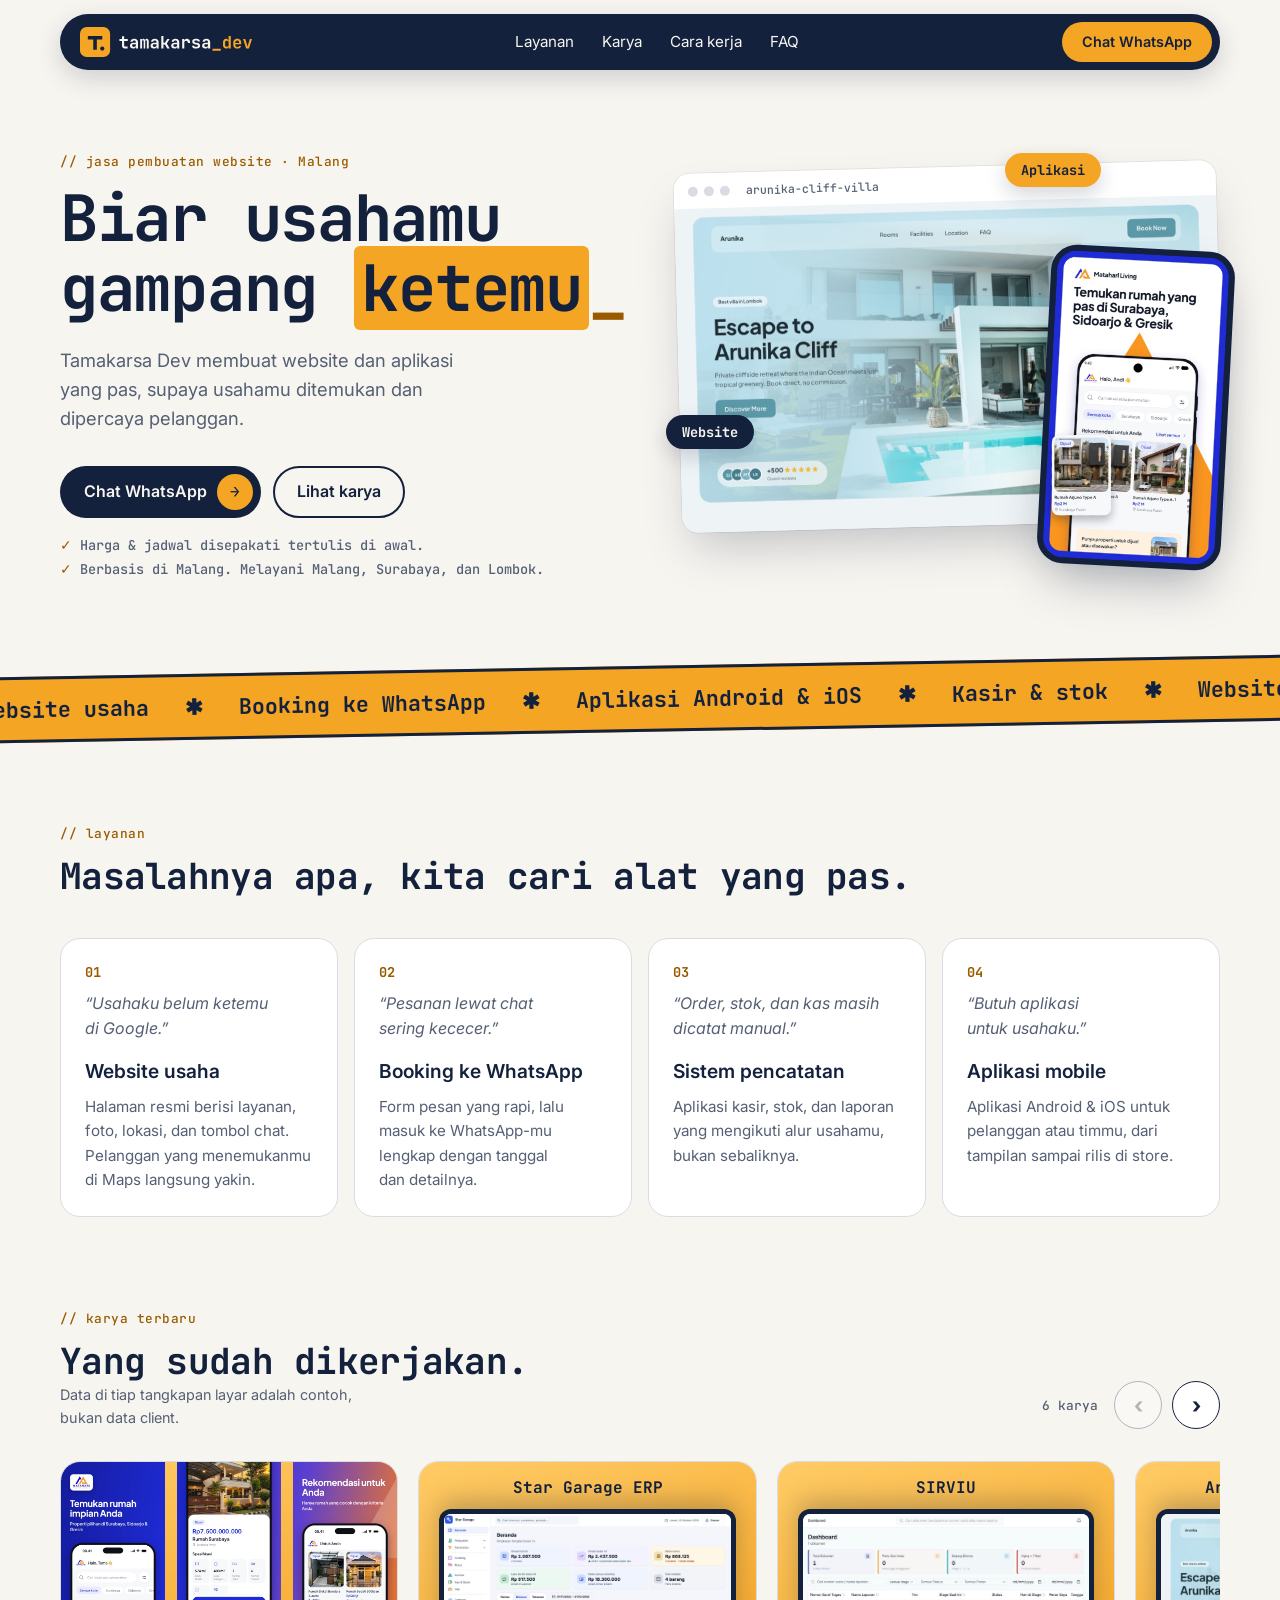
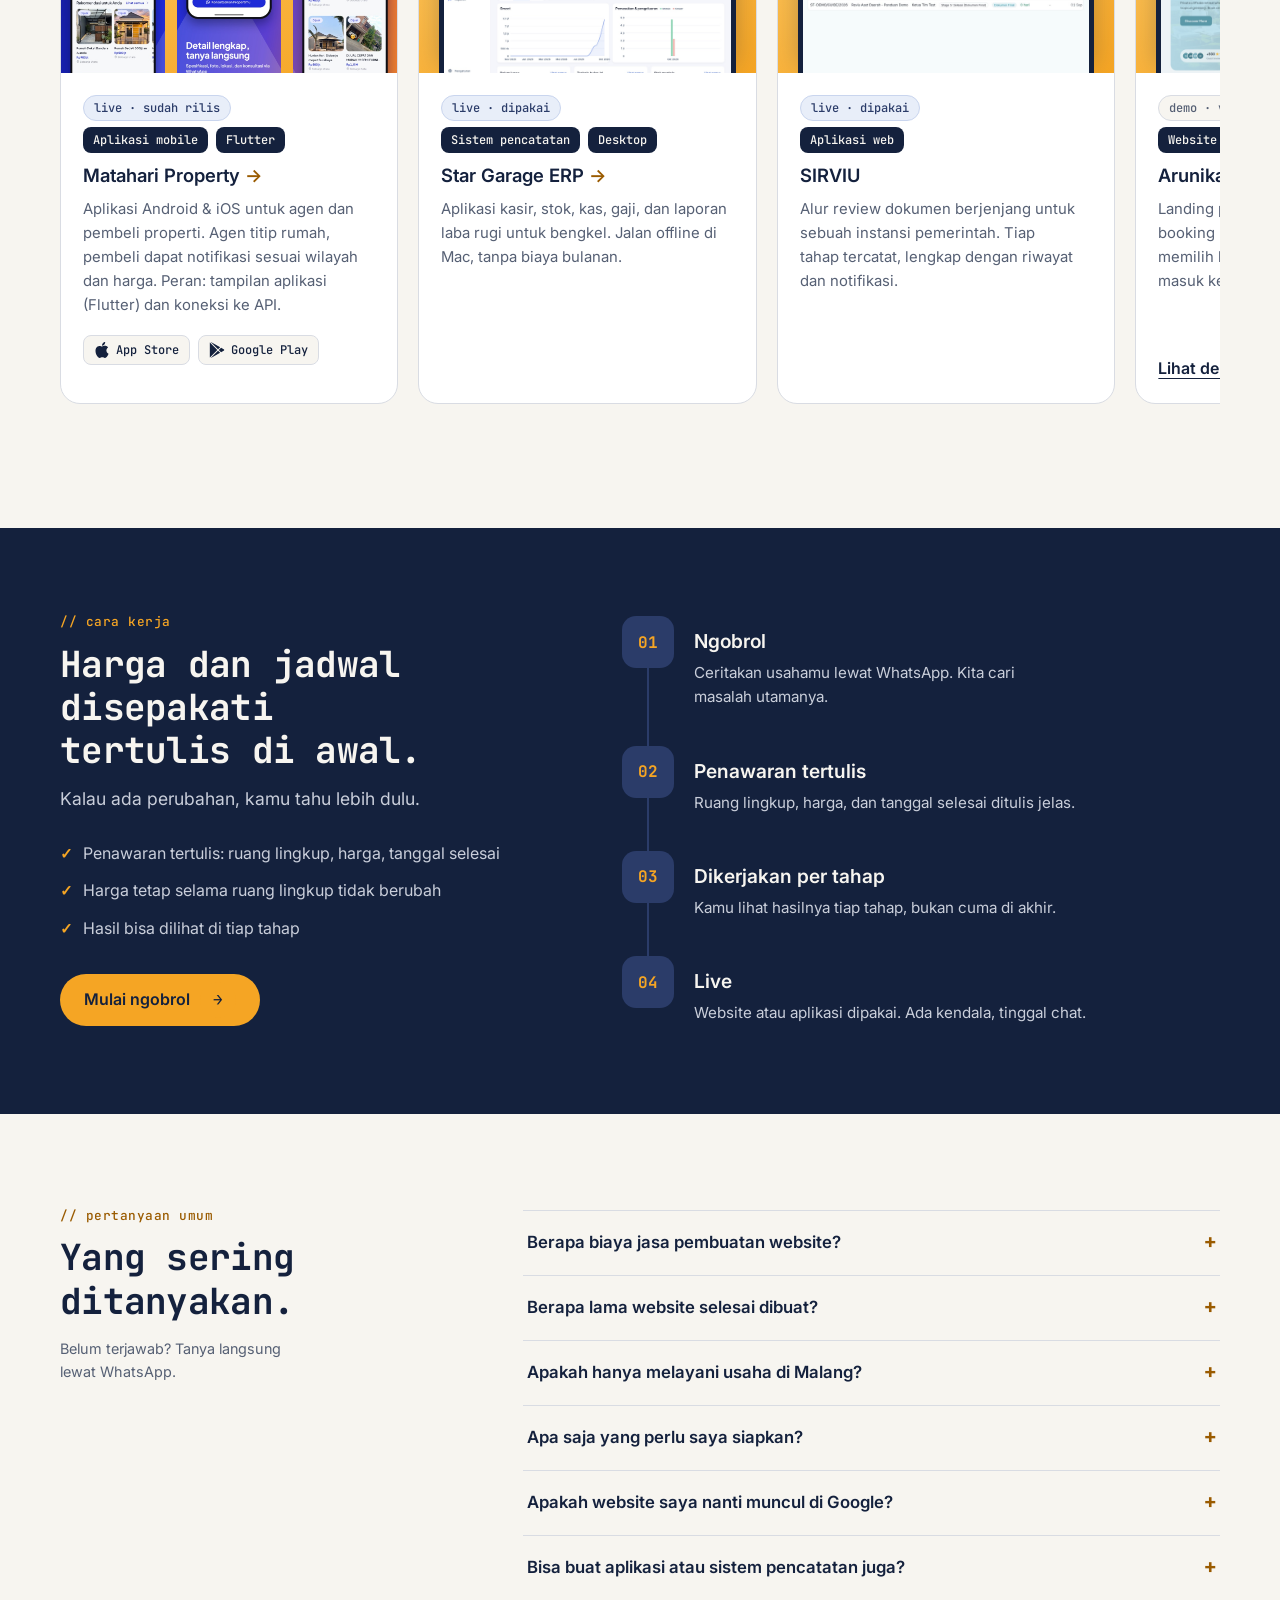
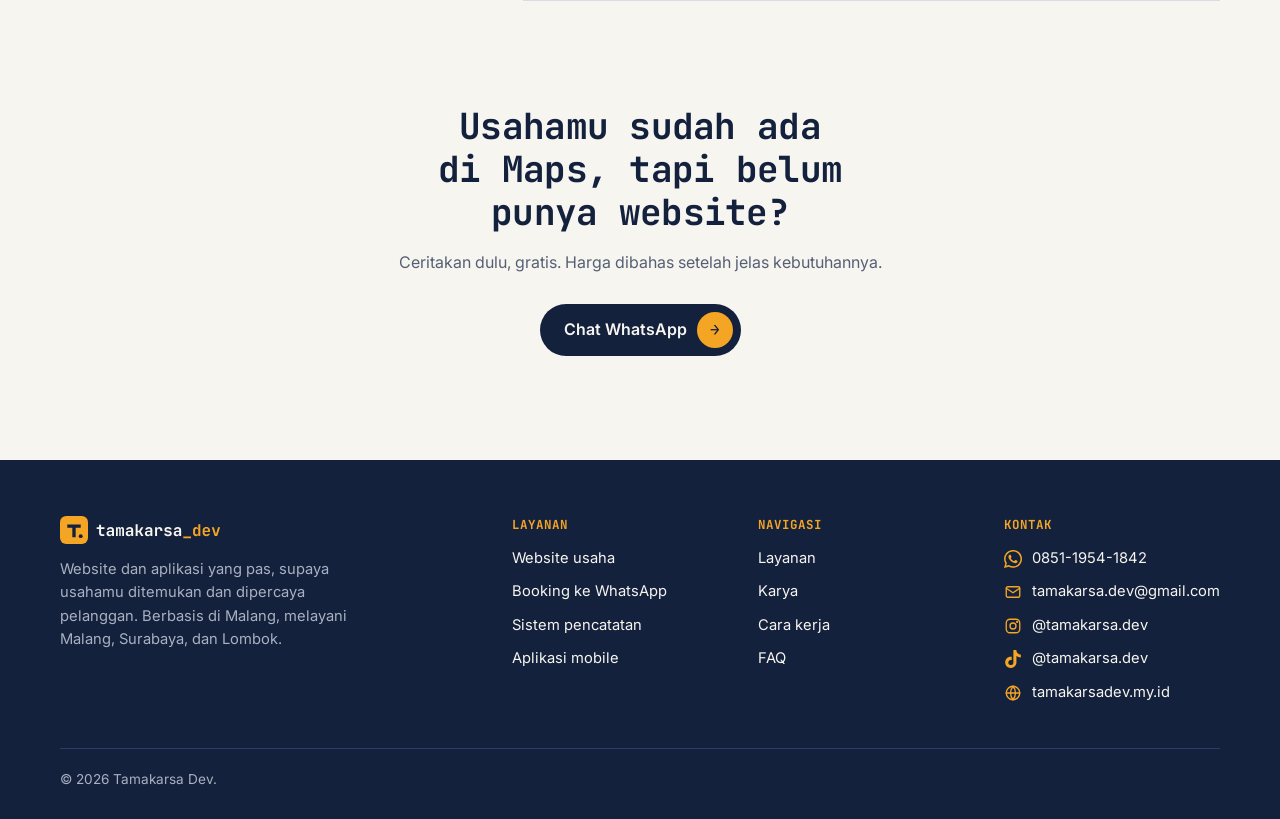
<file: index.html>
<!DOCTYPE html>
<html lang="id">
<head>
  <meta charset="utf-8">
  <meta name="viewport" content="width=device-width, initial-scale=1">
  <title>Tamakarsa Dev · Jasa Pembuatan Website &amp; Aplikasi di Malang</title>
<link rel="canonical" href="https://tamakarsadev.my.id/">
  <meta name="description" content="Jasa pembuatan website dan aplikasi untuk usaha di Malang, Surabaya, dan Lombok. Harga dan jadwal disepakati tertulis di awal.">
  <meta property="og:type" content="website">
  <meta property="og:locale" content="id_ID">
  <meta property="og:site_name" content="Tamakarsa Dev">
  <meta property="og:title" content="Tamakarsa Dev · Jasa Pembuatan Website &amp; Aplikasi di Malang">
  <meta property="og:description" content="Jasa pembuatan website dan aplikasi untuk usaha di Malang, Surabaya, dan Lombok. Harga dan jadwal disepakati tertulis di awal.">
  <meta property="og:url" content="https://tamakarsadev.my.id/">
  <meta property="og:image" content="https://tamakarsadev.my.id/assets/og.jpg">
  <meta property="og:image:width" content="1200">
  <meta property="og:image:height" content="630">
  <meta name="twitter:card" content="summary_large_image">
  <script type="application/ld+json">{"@context":"https://schema.org","@graph":[{"@type":"WebSite","@id":"https://tamakarsadev.my.id/#website","url":"https://tamakarsadev.my.id/","name":"Tamakarsa Dev","inLanguage":"id-ID"},{"@type":"ProfessionalService","@id":"https://tamakarsadev.my.id/#business","name":"Tamakarsa Dev","url":"https://tamakarsadev.my.id/","description":"Tamakarsa Dev membuat website dan aplikasi untuk usaha lokal, berbasis di Malang.","telephone":"+6285119541842","email":"tamakarsa.dev@gmail.com","logo":"https://tamakarsadev.my.id/assets/logo/apple-touch-icon-180.png","image":"https://tamakarsadev.my.id/assets/og.jpg","address":{"@type":"PostalAddress","addressLocality":"Malang","addressRegion":"Jawa Timur","addressCountry":"ID"},"areaServed":[{"@type":"City","name":"Malang"},{"@type":"City","name":"Surabaya"},{"@type":"AdministrativeArea","name":"Lombok"}],"hasOfferCatalog":{"@type":"OfferCatalog","name":"Layanan","itemListElement":[{"@type":"Offer","itemOffered":{"@type":"Service","name":"Pembuatan website usaha"}},{"@type":"Offer","itemOffered":{"@type":"Service","name":"Form booking ke WhatsApp"}},{"@type":"Offer","itemOffered":{"@type":"Service","name":"Sistem pencatatan (kasir, stok, laporan)"}},{"@type":"Offer","itemOffered":{"@type":"Service","name":"Aplikasi mobile Android dan iOS"}}]},"sameAs":["https://www.instagram.com/tamakarsa.dev","https://www.tiktok.com/@tamakarsa.dev"]}]}</script>
  <link rel="icon" href="assets/logo/favicon.svg" type="image/svg+xml">
  <link rel="apple-touch-icon" href="assets/logo/apple-touch-icon-180.png">
  <link rel="preconnect" href="https://fonts.googleapis.com">
  <link rel="preconnect" href="https://fonts.gstatic.com" crossorigin>
  <link href="https://fonts.googleapis.com/css2?family=Inter:wght@400;500;600&family=JetBrains+Mono:wght@500;700&display=swap" rel="stylesheet">
  <link rel="stylesheet" href="style.css?v=11">
</head>
<body>

<header class="nav-wrap">
  <nav class="nav" aria-label="Utama">
    <a href="#" class="nav-logo"><img src="assets/logo/lockup-dark.svg" alt="tamakarsa_dev" width="184" height="32"></a>
    <ul class="nav-links">
      <li><a href="#layanan">Layanan</a></li>
      <li><a href="#karya">Karya</a></li>
      <li><a href="#cara-kerja">Cara kerja</a></li>
      <li><a href="#faq">FAQ</a></li>
    </ul>
    <a class="btn btn-amber btn-sm" href="https://wa.me/6285119541842?text=Halo%20Tamakarsa%20Dev%2C%20saya%20mau%20tanya%20soal%20website%20untuk%20usaha%20saya." target="_blank" rel="noopener">Chat WhatsApp</a>
  </nav>
</header>

<main>
  <!-- HERO -->
  <section class="hero container">
    <div class="hero-text">
      <p class="eyebrow">// jasa pembuatan website · Malang</p>
      <h1>Biar usahamu gampang <mark>ketemu</mark><span class="cursor" aria-hidden="true">_</span></h1>
      <p class="lead">Tamakarsa Dev membuat website dan aplikasi yang pas, supaya usahamu ditemukan dan dipercaya pelanggan.</p>
      <div class="hero-cta">
        <a class="btn btn-navy" href="https://wa.me/6285119541842?text=Halo%20Tamakarsa%20Dev%2C%20saya%20mau%20tanya%20soal%20website%20untuk%20usaha%20saya." target="_blank" rel="noopener">
          Chat WhatsApp <span class="btn-dot" aria-hidden="true">→</span>
        </a>
        <a class="btn btn-ghost" href="#karya">Lihat karya</a>
      </div>
      <p class="hero-note">Harga &amp; jadwal disepakati tertulis di awal.</p>
      <p class="hero-note">Berbasis di Malang. Melayani Malang, Surabaya, dan Lombok.</p>
    </div>

    <div class="hero-visual" aria-hidden="true">
      <div class="browser">
        <div class="browser-bar"><i></i><i></i><i></i><span>arunika-cliff-villa</span></div>
        <img src="assets/karya/arunika.jpg" alt="" width="1400" height="836">
      </div>
      <div class="phone"><img src="assets/karya/matahari.jpg" alt="" width="562" height="1000"></div>
      <span class="chip chip-navy">Website</span>
      <span class="chip chip-amber">Aplikasi</span>
    </div>
  </section>

  <!-- MARQUEE -->
  <div class="marquee" aria-label="Yang dikerjakan: website usaha, booking ke WhatsApp, aplikasi Android dan iOS, sistem kasir dan stok">
    <div class="marquee-track" aria-hidden="true">
      <span>Website usaha</span><b>✱</b><span>Booking ke WhatsApp</span><b>✱</b><span>Aplikasi Android &amp; iOS</span><b>✱</b><span>Kasir &amp; stok</span><b>✱</b>
      <span>Website usaha</span><b>✱</b><span>Booking ke WhatsApp</span><b>✱</b><span>Aplikasi Android &amp; iOS</span><b>✱</b><span>Kasir &amp; stok</span><b>✱</b>
    </div>
  </div>

  <!-- LAYANAN -->
  <section id="layanan" class="section container">
    <p class="eyebrow">// layanan</p>
    <h2>Masalahnya apa, kita cari alat yang pas.</h2>
    <div class="services">
      <article class="service">
        <span class="num">01</span>
        <p class="quote">“Usahaku belum ketemu di Google.”</p>
        <h3>Website usaha</h3>
        <p>Halaman resmi berisi layanan, foto, lokasi, dan tombol chat. Pelanggan yang menemukanmu di Maps langsung yakin.</p>
      </article>
      <article class="service">
        <span class="num">02</span>
        <p class="quote">“Pesanan lewat chat sering kececer.”</p>
        <h3>Booking ke WhatsApp</h3>
        <p>Form pesan yang rapi, lalu masuk ke WhatsApp-mu lengkap dengan tanggal dan detailnya.</p>
      </article>
      <article class="service">
        <span class="num">03</span>
        <p class="quote">“Order, stok, dan kas masih dicatat manual.”</p>
        <h3>Sistem pencatatan</h3>
        <p>Aplikasi kasir, stok, dan laporan yang mengikuti alur usahamu, bukan sebaliknya.</p>
      </article>
      <article class="service">
        <span class="num">04</span>
        <p class="quote">“Butuh aplikasi untuk usahaku.”</p>
        <h3>Aplikasi mobile</h3>
        <p>Aplikasi Android &amp; iOS untuk pelanggan atau timmu, dari tampilan sampai rilis di store.</p>
      </article>
    </div>
  </section>

  <!-- KARYA -->
  <section id="karya" class="section container">
    <div class="section-head">
      <div>
        <p class="eyebrow">// karya terbaru</p>
        <h2>Yang sudah dikerjakan.</h2>
        <p class="section-sub">Data di tiap tangkapan layar adalah contoh, bukan data client.</p>
      </div>
      <div class="rail-nav">
        <span class="rail-count" aria-hidden="true">6 karya</span>
        <button class="rail-btn" type="button" data-dir="-1" aria-label="Karya sebelumnya" aria-controls="karya-rail">‹</button>
        <button class="rail-btn" type="button" data-dir="1" aria-label="Karya berikutnya" aria-controls="karya-rail">›</button>
      </div>
    </div>

    <div class="rail" id="karya-rail" tabindex="0" role="region" aria-label="Daftar karya, geser ke samping">
      <article class="card">
        <div class="shot shot-store"><img src="assets/karya/matahari-store-1.jpg" alt="Matahari Living di App Store: beranda pencarian rumah impian di Surabaya, Sidoarjo, dan Gresik" width="400" height="868" loading="lazy"><img src="assets/karya/matahari-store-2.jpg" alt="Matahari Living di App Store: detail properti dengan spesifikasi dan konsultasi via WhatsApp" width="400" height="868" loading="lazy"><img src="assets/karya/matahari-store-3.jpg" alt="Matahari Living di App Store: rekomendasi rumah yang cocok dengan kriteria pembeli" width="400" height="868" loading="lazy"></div>
        <div class="card-body">
          <div class="card-meta"><span class="status status-live">live · sudah rilis</span><ul class="tags"><li>Aplikasi mobile</li><li>Flutter</li></ul></div>
          <h3><a class="card-main" href="/karya/matahari-living/">Matahari Property <span class="card-arrow" aria-hidden="true">→</span></a></h3>
          <p>Aplikasi Android &amp; iOS untuk agen dan pembeli properti. Agen titip rumah, pembeli dapat notifikasi sesuai wilayah dan harga. Peran: tampilan aplikasi (Flutter) dan koneksi ke API.</p>
          <ul class="stores" aria-label="Tersedia di"><li><svg viewBox="0 0 24 24" width="16" height="16" fill="currentColor" aria-hidden="true"><path d="M12.152 6.896c-.948 0-2.415-1.078-3.96-1.04-2.04.027-3.91 1.183-4.961 3.014-2.117 3.675-.546 9.103 1.519 12.09 1.013 1.454 2.208 3.09 3.792 3.039 1.52-.065 2.09-.987 3.935-.987 1.831 0 2.35.987 3.96.948 1.637-.026 2.676-1.48 3.676-2.948 1.156-1.688 1.636-3.325 1.662-3.415-.039-.013-3.182-1.221-3.22-4.857-.026-3.04 2.48-4.494 2.597-4.559-1.429-2.09-3.623-2.324-4.39-2.376-2-.156-3.675 1.09-4.61 1.09zM15.53 3.83c.843-1.012 1.4-2.427 1.245-3.83-1.207.052-2.662.805-3.532 1.818-.78.896-1.454 2.338-1.273 3.714 1.338.104 2.715-.688 3.559-1.701"/></svg>App Store</li><li><svg viewBox="0 0 24 24" width="16" height="16" fill="currentColor" aria-hidden="true"><path d="M22.018 13.298l-3.919 2.218-3.515-3.493 3.543-3.521 3.891 2.202a1.49 1.49 0 0 1 0 2.594zM1.337.924a1.486 1.486 0 0 0-.112.568v21.017c0 .217.045.419.124.6l11.155-11.087L1.337.924zm12.207 10.065l3.258-3.238L3.45.195a1.466 1.466 0 0 0-.946-.179l11.04 10.973zm0 2.067l-11 10.933c.298.036.612-.016.906-.183l13.324-7.54-3.23-3.21z"/></svg>Google Play</li></ul>
        </div>
      </article>
      <article class="card">
        <div data-title="Star Garage ERP" class="shot"><img src="assets/karya/star-garage.jpg" alt="Star Garage ERP: beranda berisi omzet, laba, saldo rekening, dan grafik pemasukan" width="1400" height="875" loading="lazy"></div>
        <div class="card-body">
          <div class="card-meta"><span class="status status-live">live · dipakai</span><ul class="tags"><li>Sistem pencatatan</li><li>Desktop</li></ul></div>
          <h3><a class="card-main" href="/karya/star-garage/">Star Garage ERP <span class="card-arrow" aria-hidden="true">→</span></a></h3>
          <p>Aplikasi kasir, stok, kas, gaji, dan laporan laba rugi untuk bengkel. Jalan offline di Mac, tanpa biaya bulanan.</p>
        </div>
      </article>
      <article class="card">
        <div data-title="SIRVIU" class="shot shot-wide"><img src="assets/karya/sirviu.jpg" alt="SIRVIU: dashboard review dokumen dengan ringkasan status dan tabel dokumen" width="1300" height="470" loading="lazy"></div>
        <div class="card-body">
          <div class="card-meta"><span class="status status-live">live · dipakai</span><ul class="tags"><li>Aplikasi web</li></ul></div>
          <h3>SIRVIU</h3>
          <p>Alur review dokumen berjenjang untuk sebuah instansi pemerintah. Tiap tahap tercatat, lengkap dengan riwayat dan notifikasi.</p>
        </div>
      </article>
      <article class="card">
        <div data-title="Arunika Cliff Villas" class="shot"><img src="assets/karya/arunika.jpg" alt="Halaman depan Arunika Cliff Villas: foto vila dengan kolam renang dan tombol Book Now" width="1400" height="836" loading="lazy"></div>
        <div class="card-body">
          <div class="card-meta"><span class="status">demo · vila fiktif</span><ul class="tags"><li>Website</li><li>Booking WA</li></ul></div>
          <h3>Arunika Cliff Villas</h3>
          <p>Landing page vila di Lombok dengan booking langsung ke WhatsApp. Tamu memilih kamar dan tanggal, pesannya masuk ke chat pemilik.</p>
          <a class="link card-link" href="https://arunika-cliff-villa.tamakarsadev.my.id/" target="_blank" rel="noopener">Lihat demo →</a>
        </div>
      </article>
      <article class="card">
        <div data-title="Tumapel Rent Car" class="shot"><img src="assets/karya/tumapel.jpg?v=2" alt="Tumapel Rent Car: halaman depan dengan foto mobil, harga sewa, dan tombol booking WhatsApp" width="1384" height="778" loading="lazy"></div>
        <div class="card-body">
          <div class="card-meta"><span class="status">demo · rental fiktif</span><ul class="tags"><li>Website</li><li>Booking WA</li></ul></div>
          <h3>Tumapel Rent Car</h3>
          <p>Website rental mobil di Malang: daftar unit dengan harga per 12/24 jam, estimasi biaya otomatis, dan booking yang langsung jadi pesan WhatsApp ke admin.</p>
          <a class="link card-link" href="https://tumapel-rentcar.tamakarsadev.my.id/" target="_blank" rel="noopener">Lihat demo →</a>
        </div>
      </article>
      <article class="card">
        <div data-title="Pejastip Handal" class="shot"><img src="assets/karya/pejastip.jpg?v=2" alt="Pejastip Handal: halaman depan jastip buku impor dengan banner Ready Stock dan deretan sampul buku terlaris" width="1138" height="640" loading="lazy"></div>
        <div class="card-body">
          <div class="card-meta"><span class="status">demo · jastip buku</span><ul class="tags"><li>Website</li><li>Katalog &amp; order</li></ul></div>
          <h3>Pejastip Handal</h3>
          <p>Website jastip buku impor: katalog buku, order per batch, lacak pesanan, dan halaman admin untuk mengelola stok dan status order.</p>
          <a class="link card-link" href="https://pejastip-handal.vercel.app/" target="_blank" rel="noopener">Lihat demo →</a>
        </div>
      </article>
    </div>
  </section>

  <!-- CARA KERJA -->
  <section id="cara-kerja" class="band">
    <div class="container how">
      <div class="how-intro">
        <p class="eyebrow eyebrow-dark">// cara kerja</p>
        <h2>Harga dan jadwal disepakati tertulis di awal.</h2>
        <p class="band-sub">Kalau ada perubahan, kamu tahu lebih dulu.</p>
        <ul class="how-checks">
          <li>Penawaran tertulis: ruang lingkup, harga, tanggal selesai</li>
          <li>Harga tetap selama ruang lingkup tidak berubah</li>
          <li>Hasil bisa dilihat di tiap tahap</li>
        </ul>
        <a class="btn btn-amber" href="https://wa.me/6285119541842?text=Halo%20Tamakarsa%20Dev%2C%20saya%20mau%20tanya%20soal%20website%20untuk%20usaha%20saya." target="_blank" rel="noopener">
          Mulai ngobrol <span class="btn-dot" aria-hidden="true">→</span>
        </a>
      </div>
      <ol class="timeline">
        <li><span>01</span><div><h3>Ngobrol</h3><p>Ceritakan usahamu lewat WhatsApp. Kita cari masalah utamanya.</p></div></li>
        <li><span>02</span><div><h3>Penawaran tertulis</h3><p>Ruang lingkup, harga, dan tanggal selesai ditulis jelas.</p></div></li>
        <li><span>03</span><div><h3>Dikerjakan per tahap</h3><p>Kamu lihat hasilnya tiap tahap, bukan cuma di akhir.</p></div></li>
        <li><span>04</span><div><h3>Live</h3><p>Website atau aplikasi dipakai. Ada kendala, tinggal chat.</p></div></li>
      </ol>
    </div>
  </section>

  <!-- FAQ -->
  <section id="faq" class="section container">
    <div class="faq">
      <div>
        <p class="eyebrow">// pertanyaan umum</p>
        <h2>Yang sering ditanyakan.</h2>
        <p class="section-sub">Belum terjawab? Tanya langsung lewat WhatsApp.</p>
      </div>
      <div class="faq-list">
        <details>
          <summary><h3>Berapa biaya jasa pembuatan website?</h3></summary>
          <p>Tergantung kebutuhan: jumlah halaman, fitur, dan bahan yang sudah ada. Ceritakan dulu usahamu lewat WhatsApp, gratis. Setelah kebutuhannya jelas, kamu menerima penawaran tertulis berisi ruang lingkup, harga, dan tanggal selesai. Harga tetap selama ruang lingkup tidak berubah.</p>
        </details>
        <details>
          <summary><h3>Berapa lama website selesai dibuat?</h3></summary>
          <p>Tergantung ruang lingkupnya. Tanggal selesai ditulis di penawaran sebelum pekerjaan dimulai, dan kamu melihat hasilnya di tiap tahap. Kalau jadwal berubah, kamu tahu lebih dulu.</p>
        </details>
        <details>
          <summary><h3>Apakah hanya melayani usaha di Malang?</h3></summary>
          <p>Tidak. Tamakarsa Dev berbasis di Malang dan melayani usaha di Malang, Surabaya, dan Lombok. Seluruh proses bisa dilakukan jarak jauh lewat WhatsApp, jadi usaha di kota lain juga bisa.</p>
        </details>
        <details>
          <summary><h3>Apa saja yang perlu saya siapkan?</h3></summary>
          <p>Cerita singkat tentang usahamu, foto, daftar layanan atau produk beserta harganya, nomor WhatsApp untuk pesanan, serta alamat dan jam buka. Logo dipakai kalau sudah ada. Belum lengkap? Tidak apa-apa, daftar bahannya dibahas saat ngobrol.</p>
        </details>
        <details>
          <summary><h3>Apakah website saya nanti muncul di Google?</h3></summary>
          <p>Website dibuat supaya mudah dibaca Google dan didaftarkan ke Google Search Console, jadi bisa ditemukan saat orang mencari nama usahamu. Urutan pertama untuk kata kunci umum tidak bisa dijanjikan, karena itu bergantung pada persaingan dan waktu.</p>
        </details>
        <details>
          <summary><h3>Bisa buat aplikasi atau sistem pencatatan juga?</h3></summary>
          <p>Bisa. Selain website, Tamakarsa Dev mengerjakan aplikasi Android dan iOS serta sistem pencatatan seperti kasir, stok, dan laporan. Contohnya ada di bagian Karya.</p>
        </details>
      </div>
    </div>
  </section>

  <!-- CTA -->
  <section class="cta container">
    <h2>Usahamu sudah ada di Maps, tapi belum punya website?</h2>
    <p>Ceritakan dulu, gratis. Harga dibahas setelah jelas kebutuhannya.</p>
    <a class="btn btn-navy" href="https://wa.me/6285119541842?text=Halo%20Tamakarsa%20Dev%2C%20saya%20mau%20tanya%20soal%20website%20untuk%20usaha%20saya." target="_blank" rel="noopener">
      Chat WhatsApp <span class="btn-dot" aria-hidden="true">→</span>
    </a>
  </section>
</main>

<footer class="footer">
  <div class="container footer-grid">
    <div class="footer-brand">
      <img src="assets/logo/lockup-dark.svg" alt="tamakarsa_dev" width="161" height="28">
      <p>Website dan aplikasi yang pas, supaya usahamu ditemukan dan dipercaya pelanggan. Berbasis di Malang, melayani Malang, Surabaya, dan Lombok.</p>
    </div>
    <nav aria-label="Layanan">
      <h4>Layanan</h4>
      <ul>
        <li><a href="#layanan">Website usaha</a></li>
        <li><a href="#layanan">Booking ke WhatsApp</a></li>
        <li><a href="#layanan">Sistem pencatatan</a></li>
        <li><a href="#layanan">Aplikasi mobile</a></li>
      </ul>
    </nav>
    <nav aria-label="Navigasi">
      <h4>Navigasi</h4>
      <ul>
        <li><a href="#layanan">Layanan</a></li>
        <li><a href="#karya">Karya</a></li>
        <li><a href="#cara-kerja">Cara kerja</a></li>
        <li><a href="#faq">FAQ</a></li>
      </ul>
    </nav>
    <div>
      <h4>Kontak</h4>
      <ul>
        <li class="ct"><svg viewBox="0 0 24 24" width="18" height="18" fill="currentColor" aria-hidden="true"><path d="M17.472 14.382c-.297-.149-1.758-.867-2.03-.967-.273-.099-.471-.148-.67.15-.197.297-.767.966-.94 1.164-.173.199-.347.223-.644.075-.3-.15-1.263-.465-2.403-1.485-.888-.795-1.484-1.77-1.66-2.07-.174-.3-.019-.465.13-.615.136-.135.301-.345.451-.523.146-.181.194-.301.297-.496.1-.21.049-.375-.025-.524-.075-.15-.672-1.62-.922-2.206-.24-.584-.487-.51-.672-.51-.172-.015-.371-.015-.571-.015-.2 0-.523.074-.797.359-.273.3-1.045 1.02-1.045 2.475s1.07 2.865 1.219 3.075c.149.195 2.105 3.195 5.1 4.485.714.3 1.27.48 1.704.629.714.227 1.365.195 1.88.121.574-.091 1.767-.721 2.016-1.426.255-.705.255-1.29.18-1.425-.074-.135-.27-.21-.57-.345m-5.446 7.443h-.016c-1.77 0-3.524-.48-5.055-1.38l-.36-.214-3.75.975 1.005-3.645-.239-.375c-.99-1.576-1.516-3.391-1.516-5.26 0-5.445 4.455-9.885 9.942-9.885 2.654 0 5.145 1.035 7.021 2.91 1.875 1.859 2.909 4.35 2.909 6.99-.004 5.444-4.46 9.885-9.935 9.885M20.52 3.449C18.24 1.245 15.24 0 12.045 0 5.463 0 .104 5.334.101 11.893c0 2.096.549 4.14 1.595 5.945L0 24l6.335-1.652c1.746.943 3.71 1.444 5.71 1.447h.006c6.585 0 11.946-5.336 11.949-11.896 0-3.176-1.24-6.165-3.495-8.411"/></svg><a class="nowrap" href="https://wa.me/6285119541842" target="_blank" rel="noopener" aria-label="WhatsApp 0851-1954-1842">0851-1954-1842</a></li>
        <li class="ct"><svg viewBox="0 0 24 24" width="18" height="18" fill="none" stroke="currentColor" stroke-width="1.8" stroke-linecap="round" stroke-linejoin="round" aria-hidden="true"><rect x="3" y="5" width="18" height="14" rx="2"/><path d="m3 7 9 6 9-6"/></svg><a href="mailto:tamakarsa.dev@gmail.com" aria-label="Email tamakarsa.dev@gmail.com">tamakarsa.dev@gmail.com</a></li>
        <li class="ct"><svg viewBox="0 0 24 24" width="18" height="18" fill="none" stroke="currentColor" stroke-width="1.8" stroke-linecap="round" stroke-linejoin="round" aria-hidden="true"><rect x="3" y="3" width="18" height="18" rx="5"/><circle cx="12" cy="12" r="4"/><circle cx="17.5" cy="6.5" r="0.6" fill="currentColor"/></svg><a href="https://www.instagram.com/tamakarsa.dev" target="_blank" rel="noopener" aria-label="Instagram @tamakarsa.dev">@tamakarsa.dev</a></li>
        <li class="ct"><svg viewBox="0 0 24 24" width="18" height="18" fill="currentColor" aria-hidden="true"><path d="M12.525.02c1.31-.02 2.61-.01 3.91-.02.08 1.53.63 3.09 1.75 4.17 1.12 1.11 2.7 1.62 4.24 1.79v4.03c-1.44-.05-2.89-.35-4.19-.97-.57-.26-1.1-.59-1.62-.93-.01 2.92.01 5.84-.02 8.75-.08 1.4-.54 2.79-1.35 3.94-1.31 1.92-3.58 3.17-5.91 3.21-1.43.08-2.86-.31-4.08-1.03-2.02-1.19-3.44-3.37-3.65-5.71-.02-.5-.03-1-.01-1.49.18-1.9 1.12-3.72 2.58-4.96 1.66-1.44 3.98-2.13 6.15-1.72.02 1.48-.04 2.96-.04 4.44-.99-.32-2.15-.23-3.02.37-.63.41-1.11 1.04-1.36 1.75-.21.51-.15 1.07-.14 1.61.24 1.64 1.82 3.02 3.5 2.87 1.12-.01 2.19-.66 2.77-1.61.19-.33.4-.67.41-1.06.1-1.79.06-3.57.07-5.36.01-4.03-.01-8.05.02-12.07z"/></svg><a href="https://www.tiktok.com/@tamakarsa.dev" target="_blank" rel="noopener" aria-label="TikTok @tamakarsa.dev">@tamakarsa.dev</a></li>
        <li class="ct"><svg viewBox="0 0 24 24" width="18" height="18" fill="none" stroke="currentColor" stroke-width="1.8" stroke-linecap="round" stroke-linejoin="round" aria-hidden="true"><circle cx="12" cy="12" r="9"/><path d="M3 12h18"/><path d="M12 3a14 14 0 0 1 0 18a14 14 0 0 1 0-18"/></svg><a href="https://tamakarsadev.my.id/" aria-label="Website tamakarsadev.my.id">tamakarsadev.my.id</a></li>
      </ul>
    </div>
  </div>
  <div class="container footer-bottom">
    <p class="muted">© 2026 Tamakarsa Dev.</p>
  </div>
</footer>

<script>
  // Tombol ‹ › menggeser rail satu kartu; redup di ujung.
  const rail = document.getElementById('karya-rail');
  const btns = document.querySelectorAll('.rail-btn');
  const step = () => rail.querySelector('.card').offsetWidth + parseFloat(getComputedStyle(rail).columnGap || 0);
  btns.forEach(b => b.addEventListener('click', () => rail.scrollBy({ left: step() * b.dataset.dir, behavior: matchMedia('(prefers-reduced-motion: reduce)').matches ? 'auto' : 'smooth' })));
  const sync = () => {
    btns[0].disabled = rail.scrollLeft < 4;
    btns[1].disabled = rail.scrollLeft + rail.clientWidth > rail.scrollWidth - 4;
  };
  rail.addEventListener('scroll', sync, { passive: true });
  addEventListener('resize', sync);
  sync();
</script>
</body>
</html>
</file>
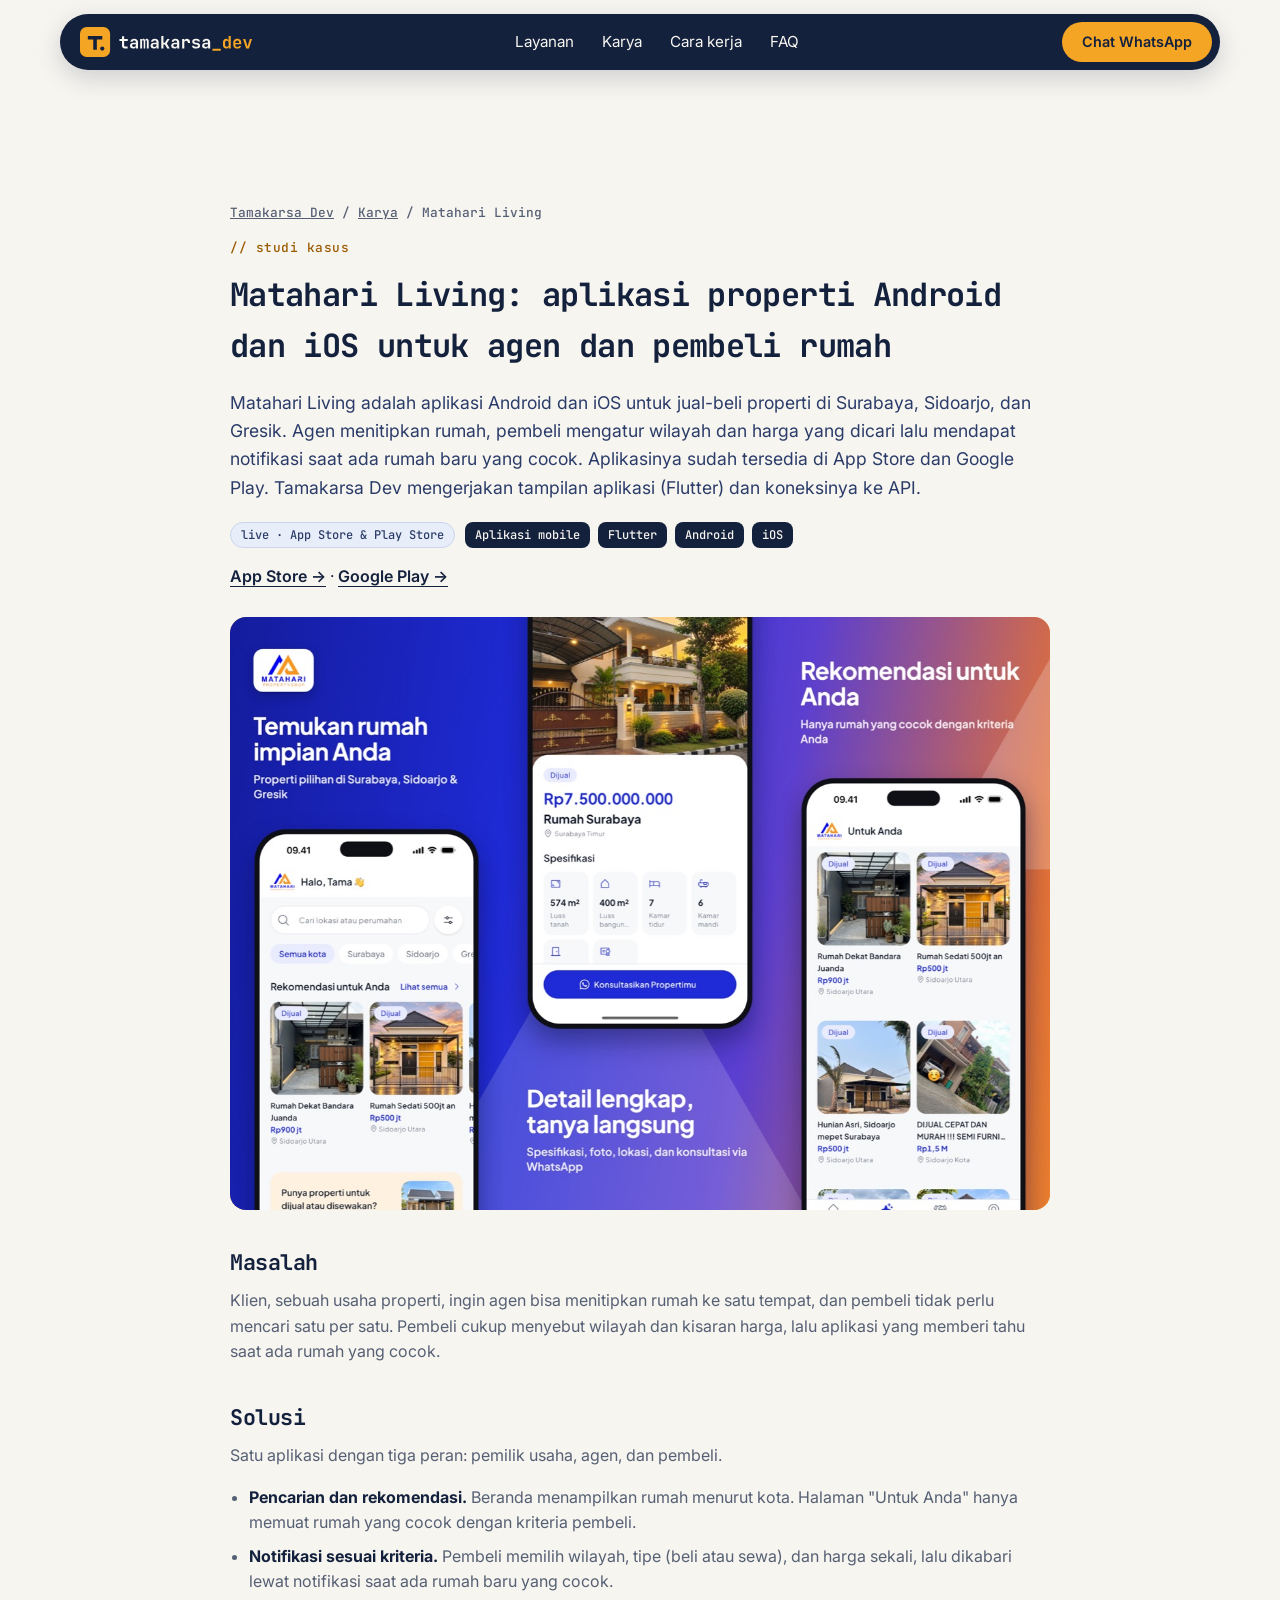
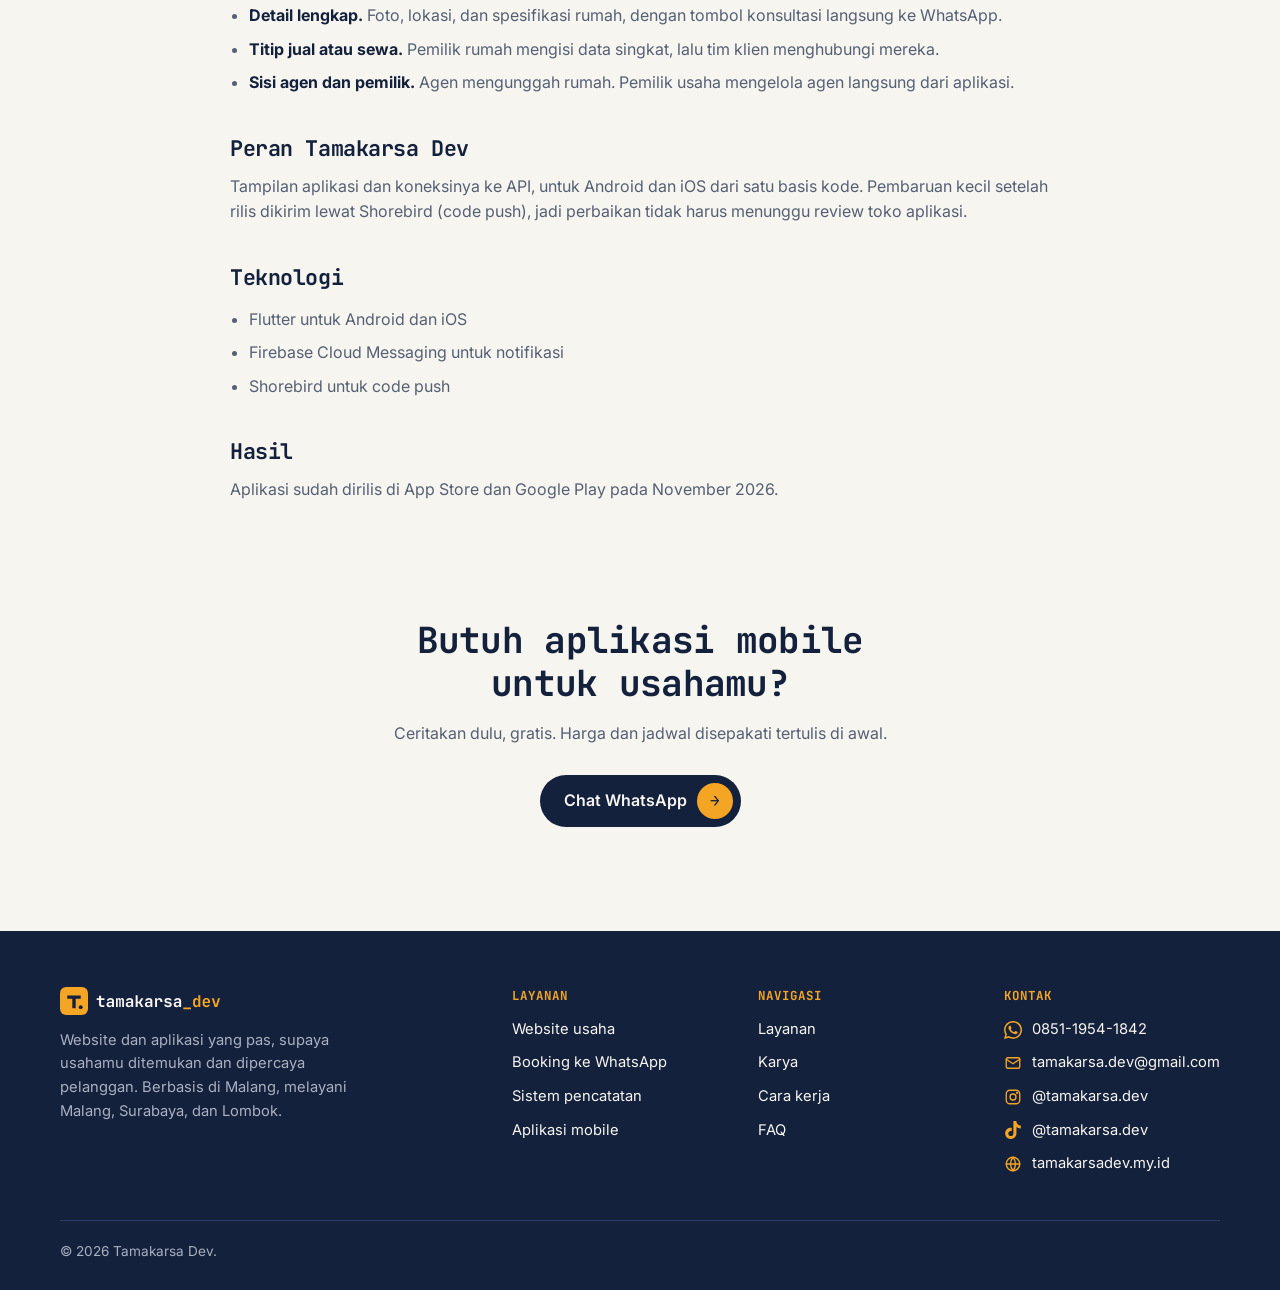
<file: karya/matahari-living/index.html>
<!DOCTYPE html>
<html lang="id">
<head>
  <meta charset="utf-8">
  <meta name="viewport" content="width=device-width, initial-scale=1">
  <title>Matahari Living: Aplikasi Properti Android &amp; iOS | Studi Kasus Tamakarsa Dev</title>
  <link rel="canonical" href="https://tamakarsadev.my.id/karya/matahari-living/">
  <meta name="description" content="Studi kasus aplikasi mobile Matahari Living (Flutter): agen menitipkan rumah, pembeli mendapat notifikasi sesuai wilayah dan harga. Tersedia di App Store dan Google Play.">
  <meta property="og:type" content="article">
  <meta property="og:locale" content="id_ID">
  <meta property="og:site_name" content="Tamakarsa Dev">
  <meta property="og:title" content="Matahari Living: Aplikasi Properti Android &amp; iOS | Studi Kasus Tamakarsa Dev">
  <meta property="og:description" content="Studi kasus aplikasi mobile Matahari Living (Flutter): agen menitipkan rumah, pembeli mendapat notifikasi sesuai wilayah dan harga. Tersedia di App Store dan Google Play.">
  <meta property="og:url" content="https://tamakarsadev.my.id/karya/matahari-living/">
  <meta property="og:image" content="https://tamakarsadev.my.id/assets/karya/matahari-store-1.jpg">
  <meta name="twitter:card" content="summary_large_image">
  <link rel="icon" href="/assets/logo/favicon.svg" type="image/svg+xml">
  <link rel="apple-touch-icon" href="/assets/logo/apple-touch-icon-180.png">
  <link rel="preconnect" href="https://fonts.googleapis.com">
  <link rel="preconnect" href="https://fonts.gstatic.com" crossorigin>
  <link href="https://fonts.googleapis.com/css2?family=Inter:wght@400;500;600&family=JetBrains+Mono:wght@500;700&display=swap" rel="stylesheet">
  <link rel="stylesheet" href="/style.css?v=11">
  <script type="application/ld+json">{"@context":"https://schema.org","@graph":[{"@type":"Article","@id":"https://tamakarsadev.my.id/karya/matahari-living/#article","headline":"Matahari Living: aplikasi properti Android dan iOS untuk agen dan pembeli rumah","description":"Studi kasus aplikasi mobile Matahari Living (Flutter): agen menitipkan rumah, pembeli mendapat notifikasi sesuai wilayah dan harga. Tersedia di App Store dan Google Play.","inLanguage":"id-ID","datePublished":"2026-11-25","dateModified":"2026-11-25","mainEntityOfPage":"https://tamakarsadev.my.id/karya/matahari-living/","image":"https://tamakarsadev.my.id/assets/karya/matahari-store-1.jpg","author":{"@id":"https://tamakarsadev.my.id/#business"},"publisher":{"@id":"https://tamakarsadev.my.id/#business"},"about":{"@type":"MobileApplication","name":"Matahari Living","operatingSystem":"Android, iOS","applicationCategory":"LifestyleApplication","sameAs":["https://apps.apple.com/app/matahari-living/id6837171429","https://play.google.com/store/apps/details?id=id.matahariproperty.app"]}},{"@type":"BreadcrumbList","itemListElement":[{"@type":"ListItem","position":1,"name":"Tamakarsa Dev","item":"https://tamakarsadev.my.id/"},{"@type":"ListItem","position":2,"name":"Karya","item":"https://tamakarsadev.my.id/#karya"},{"@type":"ListItem","position":3,"name":"Matahari Living","item":"https://tamakarsadev.my.id/karya/matahari-living/"}]}]}</script>
</head>
<body>

<header class="nav-wrap">
  <nav class="nav" aria-label="Utama">
    <a href="/" class="nav-logo"><img src="/assets/logo/lockup-dark.svg" alt="tamakarsa_dev" width="184" height="32"></a>
    <ul class="nav-links">
      <li><a href="/#layanan">Layanan</a></li>
      <li><a href="/#karya">Karya</a></li>
      <li><a href="/#cara-kerja">Cara kerja</a></li>
      <li><a href="/#faq">FAQ</a></li>
    </ul>
    <a class="btn btn-amber btn-sm" href="https://wa.me/6285119541842?text=Halo%20Tamakarsa%20Dev%2C%20saya%20mau%20tanya%20soal%20website%20untuk%20usaha%20saya." target="_blank" rel="noopener">Chat WhatsApp</a>
  </nav>
</header>

<main class="container case">
  <nav class="crumbs" aria-label="Breadcrumb"><a href="/">Tamakarsa Dev</a> / <a href="/#karya">Karya</a> / Matahari Living</nav>
  <p class="eyebrow">// studi kasus</p>
  <h1>Matahari Living: aplikasi properti Android dan iOS untuk agen dan pembeli rumah</h1>
  <p class="case-lead">Matahari Living adalah aplikasi Android dan iOS untuk jual-beli properti di Surabaya, Sidoarjo, dan Gresik. Agen menitipkan rumah, pembeli mengatur wilayah dan harga yang dicari lalu mendapat notifikasi saat ada rumah baru yang cocok. Aplikasinya sudah tersedia di App Store dan Google Play. Tamakarsa Dev mengerjakan tampilan aplikasi (Flutter) dan koneksinya ke API.</p>
  <div class="case-meta"><span class="status status-live">live · App Store &amp; Play Store</span><ul class="tags"><li>Aplikasi mobile</li><li>Flutter</li><li>Android</li><li>iOS</li></ul></div>
  <p class="case-links"><a class="link" href="https://apps.apple.com/app/matahari-living/id6837171429" target="_blank" rel="noopener">App Store →</a> · <a class="link" href="https://play.google.com/store/apps/details?id=id.matahariproperty.app" target="_blank" rel="noopener">Google Play →</a></p>
  <div class="case-shot case-shot-store"><img src="/assets/karya/matahari-store-1.jpg" alt="Matahari Living di App Store: beranda pencarian rumah di Surabaya, Sidoarjo, dan Gresik" width="400" height="868" loading="lazy"><img src="/assets/karya/matahari-store-2.jpg" alt="Matahari Living: detail properti dengan spesifikasi dan konsultasi via WhatsApp" width="400" height="868" loading="lazy"><img src="/assets/karya/matahari-store-3.jpg" alt="Matahari Living: rekomendasi rumah yang cocok dengan kriteria pembeli" width="400" height="868" loading="lazy"></div>
  <section class="case-sec"><h2>Masalah</h2><p>Klien, sebuah usaha properti, ingin agen bisa menitipkan rumah ke satu tempat, dan pembeli tidak perlu mencari satu per satu. Pembeli cukup menyebut wilayah dan kisaran harga, lalu aplikasi yang memberi tahu saat ada rumah yang cocok.</p></section><section class="case-sec"><h2>Solusi</h2><p>Satu aplikasi dengan tiga peran: pemilik usaha, agen, dan pembeli.</p><ul><li><strong>Pencarian dan rekomendasi.</strong> Beranda menampilkan rumah menurut kota. Halaman "Untuk Anda" hanya memuat rumah yang cocok dengan kriteria pembeli.</li><li><strong>Notifikasi sesuai kriteria.</strong> Pembeli memilih wilayah, tipe (beli atau sewa), dan harga sekali, lalu dikabari lewat notifikasi saat ada rumah baru yang cocok.</li><li><strong>Detail lengkap.</strong> Foto, lokasi, dan spesifikasi rumah, dengan tombol konsultasi langsung ke WhatsApp.</li><li><strong>Titip jual atau sewa.</strong> Pemilik rumah mengisi data singkat, lalu tim klien menghubungi mereka.</li><li><strong>Sisi agen dan pemilik.</strong> Agen mengunggah rumah. Pemilik usaha mengelola agen langsung dari aplikasi.</li></ul></section><section class="case-sec"><h2>Peran Tamakarsa Dev</h2><p>Tampilan aplikasi dan koneksinya ke API, untuk Android dan iOS dari satu basis kode. Pembaruan kecil setelah rilis dikirim lewat Shorebird (code push), jadi perbaikan tidak harus menunggu review toko aplikasi.</p></section><section class="case-sec"><h2>Teknologi</h2><ul><li>Flutter untuk Android dan iOS</li><li>Firebase Cloud Messaging untuk notifikasi</li><li>Shorebird untuk code push</li></ul></section><section class="case-sec"><h2>Hasil</h2><p>Aplikasi sudah dirilis di App Store dan Google Play pada November 2026.</p></section>
  <section class="cta">
    <h2>Butuh aplikasi mobile untuk usahamu?</h2>
    <p>Ceritakan dulu, gratis. Harga dan jadwal disepakati tertulis di awal.</p>
    <a class="btn btn-navy" href="https://wa.me/6285119541842?text=Halo%20Tamakarsa%20Dev%2C%20saya%20mau%20tanya%20soal%20website%20untuk%20usaha%20saya." target="_blank" rel="noopener">Chat WhatsApp <span class="btn-dot" aria-hidden="true">→</span></a>
  </section>
</main>

<footer class="footer">
  <div class="container footer-grid">
    <div class="footer-brand">
      <img src="/assets/logo/lockup-dark.svg" alt="tamakarsa_dev" width="161" height="28">
      <p>Website dan aplikasi yang pas, supaya usahamu ditemukan dan dipercaya pelanggan. Berbasis di Malang, melayani Malang, Surabaya, dan Lombok.</p>
    </div>
    <nav aria-label="Layanan">
      <h4>Layanan</h4>
      <ul>
        <li><a href="/#layanan">Website usaha</a></li>
        <li><a href="/#layanan">Booking ke WhatsApp</a></li>
        <li><a href="/#layanan">Sistem pencatatan</a></li>
        <li><a href="/#layanan">Aplikasi mobile</a></li>
      </ul>
    </nav>
    <nav aria-label="Navigasi">
      <h4>Navigasi</h4>
      <ul>
        <li><a href="/#layanan">Layanan</a></li>
        <li><a href="/#karya">Karya</a></li>
        <li><a href="/#cara-kerja">Cara kerja</a></li>
        <li><a href="/#faq">FAQ</a></li>
      </ul>
    </nav>
    <div>
      <h4>Kontak</h4>
      <ul>
        <li class="ct"><svg viewBox="0 0 24 24" width="18" height="18" fill="currentColor" aria-hidden="true"><path d="M17.472 14.382c-.297-.149-1.758-.867-2.03-.967-.273-.099-.471-.148-.67.15-.197.297-.767.966-.94 1.164-.173.199-.347.223-.644.075-.3-.15-1.263-.465-2.403-1.485-.888-.795-1.484-1.77-1.66-2.07-.174-.3-.019-.465.13-.615.136-.135.301-.345.451-.523.146-.181.194-.301.297-.496.1-.21.049-.375-.025-.524-.075-.15-.672-1.62-.922-2.206-.24-.584-.487-.51-.672-.51-.172-.015-.371-.015-.571-.015-.2 0-.523.074-.797.359-.273.3-1.045 1.02-1.045 2.475s1.07 2.865 1.219 3.075c.149.195 2.105 3.195 5.1 4.485.714.3 1.27.48 1.704.629.714.227 1.365.195 1.88.121.574-.091 1.767-.721 2.016-1.426.255-.705.255-1.29.18-1.425-.074-.135-.27-.21-.57-.345m-5.446 7.443h-.016c-1.77 0-3.524-.48-5.055-1.38l-.36-.214-3.75.975 1.005-3.645-.239-.375c-.99-1.576-1.516-3.391-1.516-5.26 0-5.445 4.455-9.885 9.942-9.885 2.654 0 5.145 1.035 7.021 2.91 1.875 1.859 2.909 4.35 2.909 6.99-.004 5.444-4.46 9.885-9.935 9.885M20.52 3.449C18.24 1.245 15.24 0 12.045 0 5.463 0 .104 5.334.101 11.893c0 2.096.549 4.14 1.595 5.945L0 24l6.335-1.652c1.746.943 3.71 1.444 5.71 1.447h.006c6.585 0 11.946-5.336 11.949-11.896 0-3.176-1.24-6.165-3.495-8.411"/></svg><a class="nowrap" href="https://wa.me/6285119541842" target="_blank" rel="noopener" aria-label="WhatsApp 0851-1954-1842">0851-1954-1842</a></li>
        <li class="ct"><svg viewBox="0 0 24 24" width="18" height="18" fill="none" stroke="currentColor" stroke-width="1.8" stroke-linecap="round" stroke-linejoin="round" aria-hidden="true"><rect x="3" y="5" width="18" height="14" rx="2"/><path d="m3 7 9 6 9-6"/></svg><a href="mailto:tamakarsa.dev@gmail.com" aria-label="Email tamakarsa.dev@gmail.com">tamakarsa.dev@gmail.com</a></li>
        <li class="ct"><svg viewBox="0 0 24 24" width="18" height="18" fill="none" stroke="currentColor" stroke-width="1.8" stroke-linecap="round" stroke-linejoin="round" aria-hidden="true"><rect x="3" y="3" width="18" height="18" rx="5"/><circle cx="12" cy="12" r="4"/><circle cx="17.5" cy="6.5" r="0.6" fill="currentColor"/></svg><a href="https://www.instagram.com/tamakarsa.dev" target="_blank" rel="noopener" aria-label="Instagram @tamakarsa.dev">@tamakarsa.dev</a></li>
        <li class="ct"><svg viewBox="0 0 24 24" width="18" height="18" fill="currentColor" aria-hidden="true"><path d="M12.525.02c1.31-.02 2.61-.01 3.91-.02.08 1.53.63 3.09 1.75 4.17 1.12 1.11 2.7 1.62 4.24 1.79v4.03c-1.44-.05-2.89-.35-4.19-.97-.57-.26-1.1-.59-1.62-.93-.01 2.92.01 5.84-.02 8.75-.08 1.4-.54 2.79-1.35 3.94-1.31 1.92-3.58 3.17-5.91 3.21-1.43.08-2.86-.31-4.08-1.03-2.02-1.19-3.44-3.37-3.65-5.71-.02-.5-.03-1-.01-1.49.18-1.9 1.12-3.72 2.58-4.96 1.66-1.44 3.98-2.13 6.15-1.72.02 1.48-.04 2.96-.04 4.44-.99-.32-2.15-.23-3.02.37-.63.41-1.11 1.04-1.36 1.75-.21.51-.15 1.07-.14 1.61.24 1.64 1.82 3.02 3.5 2.87 1.12-.01 2.19-.66 2.77-1.61.19-.33.4-.67.41-1.06.1-1.79.06-3.57.07-5.36.01-4.03-.01-8.05.02-12.07z"/></svg><a href="https://www.tiktok.com/@tamakarsa.dev" target="_blank" rel="noopener" aria-label="TikTok @tamakarsa.dev">@tamakarsa.dev</a></li>
        <li class="ct"><svg viewBox="0 0 24 24" width="18" height="18" fill="none" stroke="currentColor" stroke-width="1.8" stroke-linecap="round" stroke-linejoin="round" aria-hidden="true"><circle cx="12" cy="12" r="9"/><path d="M3 12h18"/><path d="M12 3a14 14 0 0 1 0 18a14 14 0 0 1 0-18"/></svg><a href="https://tamakarsadev.my.id/" aria-label="Website tamakarsadev.my.id">tamakarsadev.my.id</a></li>
      </ul>
    </div>
  </div>
  <div class="container footer-bottom">
    <p class="muted">© 2026 Tamakarsa Dev.</p>
  </div>
</footer>
</body>
</html>
</file>
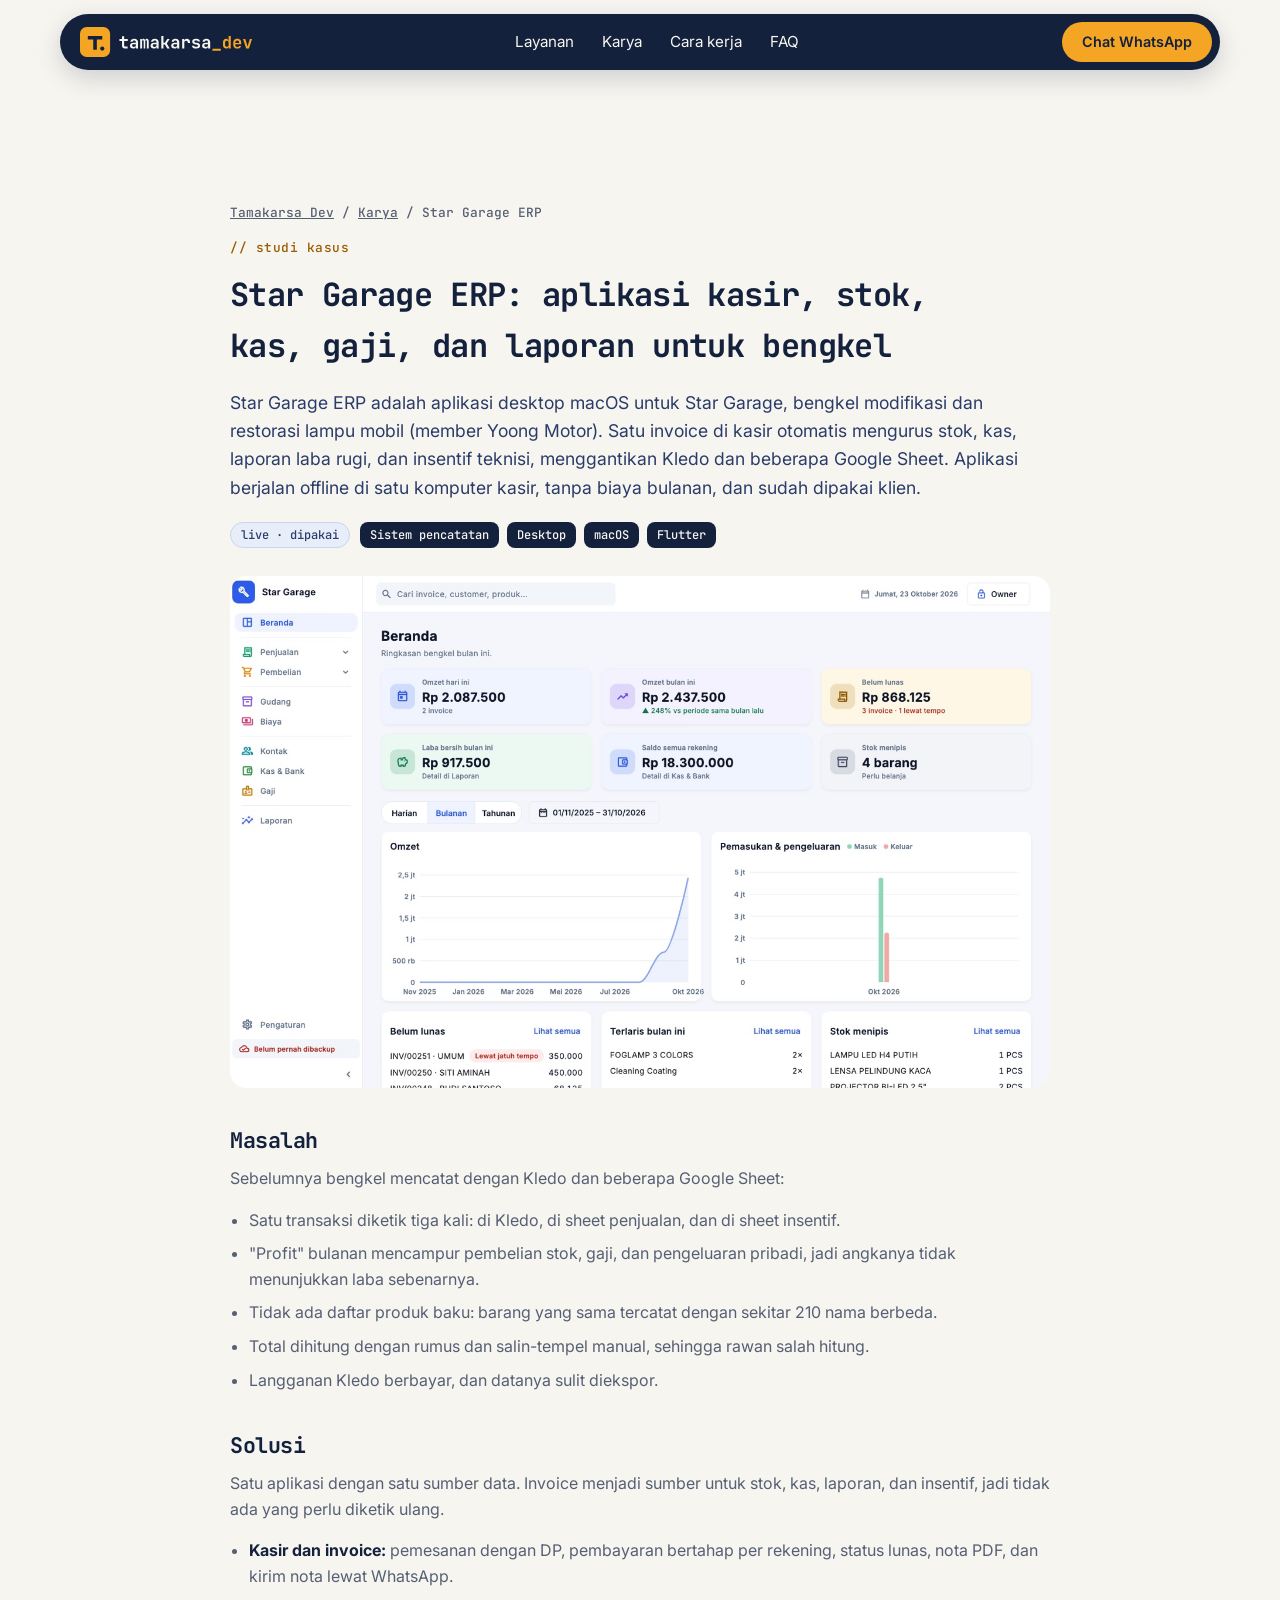
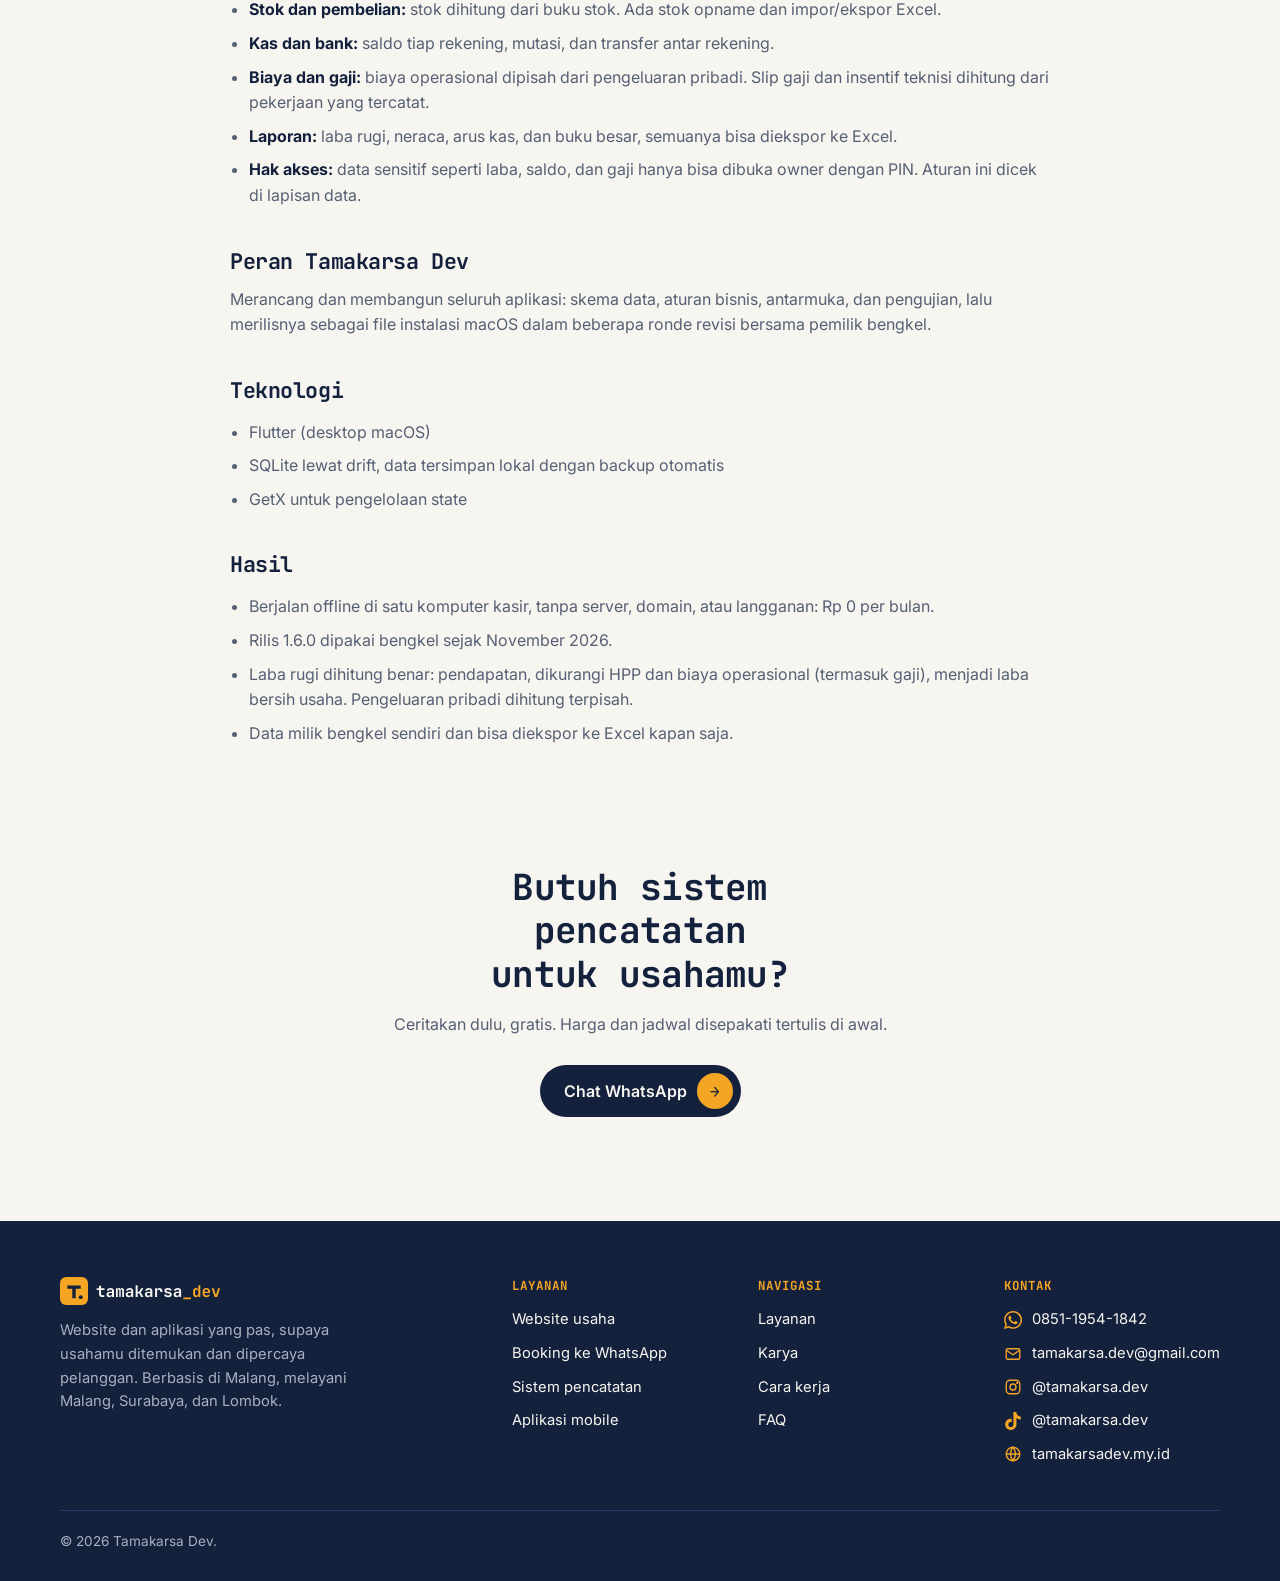
<file: karya/star-garage/index.html>
<!DOCTYPE html>
<html lang="id">
<head>
  <meta charset="utf-8">
  <meta name="viewport" content="width=device-width, initial-scale=1">
  <title>Star Garage ERP: Aplikasi Kasir, Stok, dan Laporan Bengkel | Studi Kasus Tamakarsa Dev</title>
  <link rel="canonical" href="https://tamakarsadev.my.id/karya/star-garage/">
  <meta name="description" content="Studi kasus Star Garage ERP: aplikasi desktop macOS offline untuk bengkel. Satu invoice menjadi sumber stok, kas, laporan laba rugi, dan insentif teknisi. Tanpa biaya bulanan.">
  <meta property="og:type" content="article">
  <meta property="og:locale" content="id_ID">
  <meta property="og:site_name" content="Tamakarsa Dev">
  <meta property="og:title" content="Star Garage ERP: Aplikasi Kasir, Stok, dan Laporan Bengkel | Studi Kasus Tamakarsa Dev">
  <meta property="og:description" content="Studi kasus Star Garage ERP: aplikasi desktop macOS offline untuk bengkel. Satu invoice menjadi sumber stok, kas, laporan laba rugi, dan insentif teknisi. Tanpa biaya bulanan.">
  <meta property="og:url" content="https://tamakarsadev.my.id/karya/star-garage/">
  <meta property="og:image" content="https://tamakarsadev.my.id/assets/karya/star-garage.jpg">
  <meta name="twitter:card" content="summary_large_image">
  <link rel="icon" href="/assets/logo/favicon.svg" type="image/svg+xml">
  <link rel="apple-touch-icon" href="/assets/logo/apple-touch-icon-180.png">
  <link rel="preconnect" href="https://fonts.googleapis.com">
  <link rel="preconnect" href="https://fonts.gstatic.com" crossorigin>
  <link href="https://fonts.googleapis.com/css2?family=Inter:wght@400;500;600&family=JetBrains+Mono:wght@500;700&display=swap" rel="stylesheet">
  <link rel="stylesheet" href="/style.css?v=11">
  <script type="application/ld+json">{"@context":"https://schema.org","@graph":[{"@type":"Article","@id":"https://tamakarsadev.my.id/karya/star-garage/#article","headline":"Star Garage ERP: aplikasi kasir, stok, kas, gaji, dan laporan untuk bengkel","description":"Studi kasus Star Garage ERP: aplikasi desktop macOS offline untuk bengkel. Satu invoice menjadi sumber stok, kas, laporan laba rugi, dan insentif teknisi. Tanpa biaya bulanan.","inLanguage":"id-ID","datePublished":"2026-11-25","dateModified":"2026-11-25","mainEntityOfPage":"https://tamakarsadev.my.id/karya/star-garage/","image":"https://tamakarsadev.my.id/assets/karya/star-garage.jpg","author":{"@id":"https://tamakarsadev.my.id/#business"},"publisher":{"@id":"https://tamakarsadev.my.id/#business"},"about":{"@type":"SoftwareApplication","name":"Star Garage ERP","operatingSystem":"macOS","applicationCategory":"BusinessApplication"}},{"@type":"BreadcrumbList","itemListElement":[{"@type":"ListItem","position":1,"name":"Tamakarsa Dev","item":"https://tamakarsadev.my.id/"},{"@type":"ListItem","position":2,"name":"Karya","item":"https://tamakarsadev.my.id/#karya"},{"@type":"ListItem","position":3,"name":"Star Garage ERP","item":"https://tamakarsadev.my.id/karya/star-garage/"}]}]}</script>
</head>
<body>

<header class="nav-wrap">
  <nav class="nav" aria-label="Utama">
    <a href="/" class="nav-logo"><img src="/assets/logo/lockup-dark.svg" alt="tamakarsa_dev" width="184" height="32"></a>
    <ul class="nav-links">
      <li><a href="/#layanan">Layanan</a></li>
      <li><a href="/#karya">Karya</a></li>
      <li><a href="/#cara-kerja">Cara kerja</a></li>
      <li><a href="/#faq">FAQ</a></li>
    </ul>
    <a class="btn btn-amber btn-sm" href="https://wa.me/6285119541842?text=Halo%20Tamakarsa%20Dev%2C%20saya%20mau%20tanya%20soal%20website%20untuk%20usaha%20saya." target="_blank" rel="noopener">Chat WhatsApp</a>
  </nav>
</header>

<main class="container case">
  <nav class="crumbs" aria-label="Breadcrumb"><a href="/">Tamakarsa Dev</a> / <a href="/#karya">Karya</a> / Star Garage ERP</nav>
  <p class="eyebrow">// studi kasus</p>
  <h1>Star Garage ERP: aplikasi kasir, stok, kas, gaji, dan laporan untuk bengkel</h1>
  <p class="case-lead">Star Garage ERP adalah aplikasi desktop macOS untuk Star Garage, bengkel modifikasi dan restorasi lampu mobil (member Yoong Motor). Satu invoice di kasir otomatis mengurus stok, kas, laporan laba rugi, dan insentif teknisi, menggantikan Kledo dan beberapa Google Sheet. Aplikasi berjalan offline di satu komputer kasir, tanpa biaya bulanan, dan sudah dipakai klien.</p>
  <div class="case-meta"><span class="status status-live">live · dipakai</span><ul class="tags"><li>Sistem pencatatan</li><li>Desktop</li><li>macOS</li><li>Flutter</li></ul></div>
  
  <div class="case-shot case-shot-wide"><img src="/assets/karya/star-garage.jpg" alt="Star Garage ERP: beranda berisi omzet, laba, saldo rekening, dan grafik pemasukan (data contoh)" width="1400" height="875" loading="lazy"></div>
  <section class="case-sec"><h2>Masalah</h2><p>Sebelumnya bengkel mencatat dengan Kledo dan beberapa Google Sheet:</p><ul><li>Satu transaksi diketik tiga kali: di Kledo, di sheet penjualan, dan di sheet insentif.</li><li>"Profit" bulanan mencampur pembelian stok, gaji, dan pengeluaran pribadi, jadi angkanya tidak menunjukkan laba sebenarnya.</li><li>Tidak ada daftar produk baku: barang yang sama tercatat dengan sekitar 210 nama berbeda.</li><li>Total dihitung dengan rumus dan salin-tempel manual, sehingga rawan salah hitung.</li><li>Langganan Kledo berbayar, dan datanya sulit diekspor.</li></ul></section><section class="case-sec"><h2>Solusi</h2><p>Satu aplikasi dengan satu sumber data. Invoice menjadi sumber untuk stok, kas, laporan, dan insentif, jadi tidak ada yang perlu diketik ulang.</p><ul><li><strong>Kasir dan invoice:</strong> pemesanan dengan DP, pembayaran bertahap per rekening, status lunas, nota PDF, dan kirim nota lewat WhatsApp.</li><li><strong>Stok dan pembelian:</strong> stok dihitung dari buku stok. Ada stok opname dan impor/ekspor Excel.</li><li><strong>Kas dan bank:</strong> saldo tiap rekening, mutasi, dan transfer antar rekening.</li><li><strong>Biaya dan gaji:</strong> biaya operasional dipisah dari pengeluaran pribadi. Slip gaji dan insentif teknisi dihitung dari pekerjaan yang tercatat.</li><li><strong>Laporan:</strong> laba rugi, neraca, arus kas, dan buku besar, semuanya bisa diekspor ke Excel.</li><li><strong>Hak akses:</strong> data sensitif seperti laba, saldo, dan gaji hanya bisa dibuka owner dengan PIN. Aturan ini dicek di lapisan data.</li></ul></section><section class="case-sec"><h2>Peran Tamakarsa Dev</h2><p>Merancang dan membangun seluruh aplikasi: skema data, aturan bisnis, antarmuka, dan pengujian, lalu merilisnya sebagai file instalasi macOS dalam beberapa ronde revisi bersama pemilik bengkel.</p></section><section class="case-sec"><h2>Teknologi</h2><ul><li>Flutter (desktop macOS)</li><li>SQLite lewat drift, data tersimpan lokal dengan backup otomatis</li><li>GetX untuk pengelolaan state</li></ul></section><section class="case-sec"><h2>Hasil</h2><ul><li>Berjalan offline di satu komputer kasir, tanpa server, domain, atau langganan: Rp 0 per bulan.</li><li>Rilis 1.6.0 dipakai bengkel sejak November 2026.</li><li>Laba rugi dihitung benar: pendapatan, dikurangi HPP dan biaya operasional (termasuk gaji), menjadi laba bersih usaha. Pengeluaran pribadi dihitung terpisah.</li><li>Data milik bengkel sendiri dan bisa diekspor ke Excel kapan saja.</li></ul></section>
  <section class="cta">
    <h2>Butuh sistem pencatatan untuk usahamu?</h2>
    <p>Ceritakan dulu, gratis. Harga dan jadwal disepakati tertulis di awal.</p>
    <a class="btn btn-navy" href="https://wa.me/6285119541842?text=Halo%20Tamakarsa%20Dev%2C%20saya%20mau%20tanya%20soal%20website%20untuk%20usaha%20saya." target="_blank" rel="noopener">Chat WhatsApp <span class="btn-dot" aria-hidden="true">→</span></a>
  </section>
</main>

<footer class="footer">
  <div class="container footer-grid">
    <div class="footer-brand">
      <img src="/assets/logo/lockup-dark.svg" alt="tamakarsa_dev" width="161" height="28">
      <p>Website dan aplikasi yang pas, supaya usahamu ditemukan dan dipercaya pelanggan. Berbasis di Malang, melayani Malang, Surabaya, dan Lombok.</p>
    </div>
    <nav aria-label="Layanan">
      <h4>Layanan</h4>
      <ul>
        <li><a href="/#layanan">Website usaha</a></li>
        <li><a href="/#layanan">Booking ke WhatsApp</a></li>
        <li><a href="/#layanan">Sistem pencatatan</a></li>
        <li><a href="/#layanan">Aplikasi mobile</a></li>
      </ul>
    </nav>
    <nav aria-label="Navigasi">
      <h4>Navigasi</h4>
      <ul>
        <li><a href="/#layanan">Layanan</a></li>
        <li><a href="/#karya">Karya</a></li>
        <li><a href="/#cara-kerja">Cara kerja</a></li>
        <li><a href="/#faq">FAQ</a></li>
      </ul>
    </nav>
    <div>
      <h4>Kontak</h4>
      <ul>
        <li class="ct"><svg viewBox="0 0 24 24" width="18" height="18" fill="currentColor" aria-hidden="true"><path d="M17.472 14.382c-.297-.149-1.758-.867-2.03-.967-.273-.099-.471-.148-.67.15-.197.297-.767.966-.94 1.164-.173.199-.347.223-.644.075-.3-.15-1.263-.465-2.403-1.485-.888-.795-1.484-1.77-1.66-2.07-.174-.3-.019-.465.13-.615.136-.135.301-.345.451-.523.146-.181.194-.301.297-.496.1-.21.049-.375-.025-.524-.075-.15-.672-1.62-.922-2.206-.24-.584-.487-.51-.672-.51-.172-.015-.371-.015-.571-.015-.2 0-.523.074-.797.359-.273.3-1.045 1.02-1.045 2.475s1.07 2.865 1.219 3.075c.149.195 2.105 3.195 5.1 4.485.714.3 1.27.48 1.704.629.714.227 1.365.195 1.88.121.574-.091 1.767-.721 2.016-1.426.255-.705.255-1.29.18-1.425-.074-.135-.27-.21-.57-.345m-5.446 7.443h-.016c-1.77 0-3.524-.48-5.055-1.38l-.36-.214-3.75.975 1.005-3.645-.239-.375c-.99-1.576-1.516-3.391-1.516-5.26 0-5.445 4.455-9.885 9.942-9.885 2.654 0 5.145 1.035 7.021 2.91 1.875 1.859 2.909 4.35 2.909 6.99-.004 5.444-4.46 9.885-9.935 9.885M20.52 3.449C18.24 1.245 15.24 0 12.045 0 5.463 0 .104 5.334.101 11.893c0 2.096.549 4.14 1.595 5.945L0 24l6.335-1.652c1.746.943 3.71 1.444 5.71 1.447h.006c6.585 0 11.946-5.336 11.949-11.896 0-3.176-1.24-6.165-3.495-8.411"/></svg><a class="nowrap" href="https://wa.me/6285119541842" target="_blank" rel="noopener" aria-label="WhatsApp 0851-1954-1842">0851-1954-1842</a></li>
        <li class="ct"><svg viewBox="0 0 24 24" width="18" height="18" fill="none" stroke="currentColor" stroke-width="1.8" stroke-linecap="round" stroke-linejoin="round" aria-hidden="true"><rect x="3" y="5" width="18" height="14" rx="2"/><path d="m3 7 9 6 9-6"/></svg><a href="mailto:tamakarsa.dev@gmail.com" aria-label="Email tamakarsa.dev@gmail.com">tamakarsa.dev@gmail.com</a></li>
        <li class="ct"><svg viewBox="0 0 24 24" width="18" height="18" fill="none" stroke="currentColor" stroke-width="1.8" stroke-linecap="round" stroke-linejoin="round" aria-hidden="true"><rect x="3" y="3" width="18" height="18" rx="5"/><circle cx="12" cy="12" r="4"/><circle cx="17.5" cy="6.5" r="0.6" fill="currentColor"/></svg><a href="https://www.instagram.com/tamakarsa.dev" target="_blank" rel="noopener" aria-label="Instagram @tamakarsa.dev">@tamakarsa.dev</a></li>
        <li class="ct"><svg viewBox="0 0 24 24" width="18" height="18" fill="currentColor" aria-hidden="true"><path d="M12.525.02c1.31-.02 2.61-.01 3.91-.02.08 1.53.63 3.09 1.75 4.17 1.12 1.11 2.7 1.62 4.24 1.79v4.03c-1.44-.05-2.89-.35-4.19-.97-.57-.26-1.1-.59-1.62-.93-.01 2.92.01 5.84-.02 8.75-.08 1.4-.54 2.79-1.35 3.94-1.31 1.92-3.58 3.17-5.91 3.21-1.43.08-2.86-.31-4.08-1.03-2.02-1.19-3.44-3.37-3.65-5.71-.02-.5-.03-1-.01-1.49.18-1.9 1.12-3.72 2.58-4.96 1.66-1.44 3.98-2.13 6.15-1.72.02 1.48-.04 2.96-.04 4.44-.99-.32-2.15-.23-3.02.37-.63.41-1.11 1.04-1.36 1.75-.21.51-.15 1.07-.14 1.61.24 1.64 1.82 3.02 3.5 2.87 1.12-.01 2.19-.66 2.77-1.61.19-.33.4-.67.41-1.06.1-1.79.06-3.57.07-5.36.01-4.03-.01-8.05.02-12.07z"/></svg><a href="https://www.tiktok.com/@tamakarsa.dev" target="_blank" rel="noopener" aria-label="TikTok @tamakarsa.dev">@tamakarsa.dev</a></li>
        <li class="ct"><svg viewBox="0 0 24 24" width="18" height="18" fill="none" stroke="currentColor" stroke-width="1.8" stroke-linecap="round" stroke-linejoin="round" aria-hidden="true"><circle cx="12" cy="12" r="9"/><path d="M3 12h18"/><path d="M12 3a14 14 0 0 1 0 18a14 14 0 0 1 0-18"/></svg><a href="https://tamakarsadev.my.id/" aria-label="Website tamakarsadev.my.id">tamakarsadev.my.id</a></li>
      </ul>
    </div>
  </div>
  <div class="container footer-bottom">
    <p class="muted">© 2026 Tamakarsa Dev.</p>
  </div>
</footer>
</body>
</html>
</file>
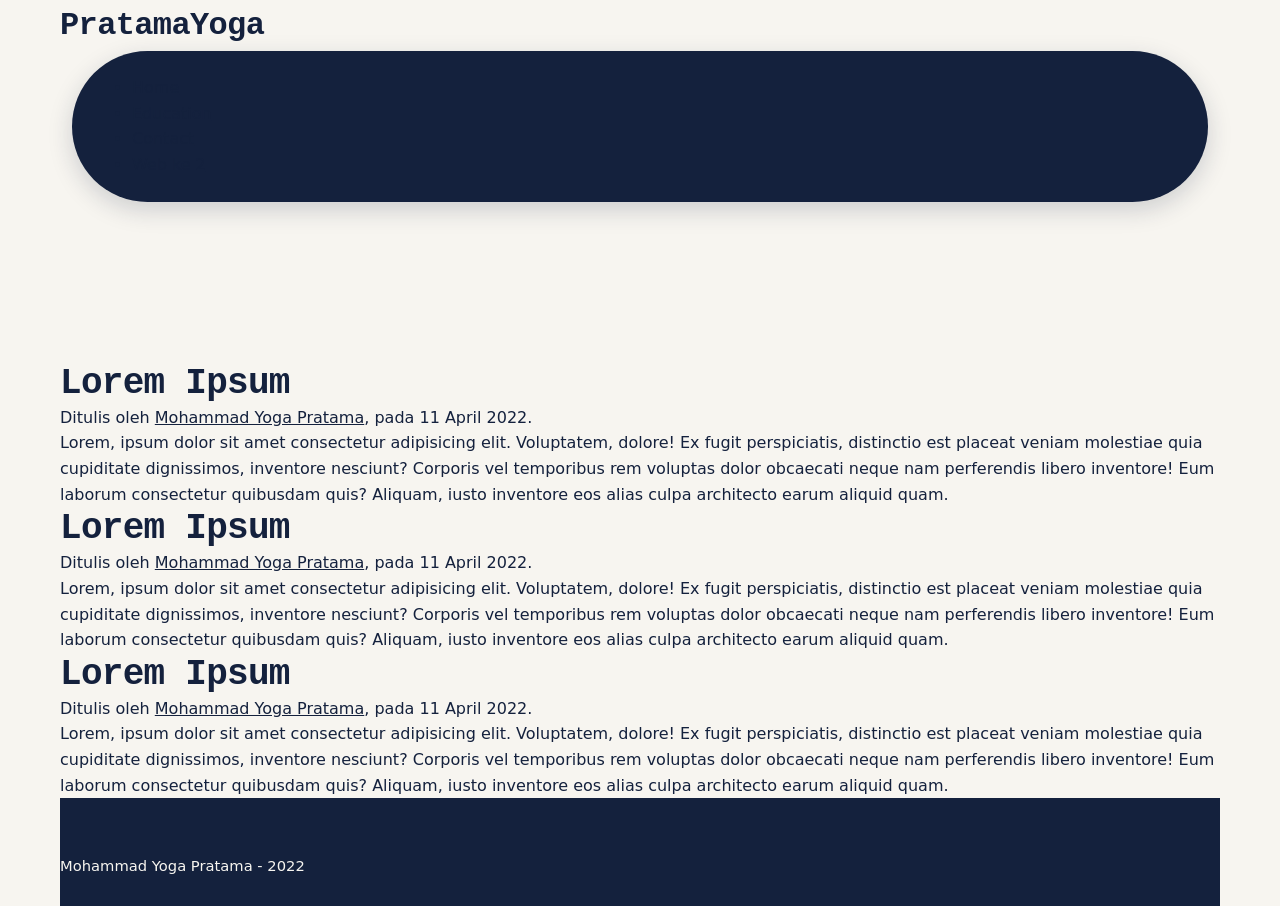
<file: home.html>
<!DOCTYPE html>
<html lang="en">

<head>
    <meta charset="UTF-8">
    <meta http-equiv="X-UA-Compatible" content="IE=edge">
    <meta name="viewport" content="width=device-width, initial-scale=1.0">
    <title>web 2</title>
    <link rel="stylesheet" href="style.css">
</head>

<body>

    <div class="container">
        <div class="header">
            <h1 class="judul">PratamaYoga</h1>

            <div class="nav">
                <ul>
                    <li><a href="#">Home</a></li>
                    <li><a href="#">Education</a></li>
                    <li><a href="#">Contact</a></li>
                    <li><a href="web2.html">Web ke 2</a></li>
                </ul>
            </div>

        </div>

        <div class="hero"></div>

        <div class="content cf">

            <div class="main">
                <h2>Lorem Ipsum</h2>
                <p class="penulis">Ditulis oleh
                    <a href="#">Mohammad Yoga Pratama</a>,
                    pada 11 April 2022.
                </p>
    
    
                <p>Lorem, ipsum dolor sit amet consectetur adipisicing 
                    elit. Voluptatem, dolore! Ex fugit perspiciatis, 
                    distinctio est placeat veniam molestiae quia 
                    cupiditate dignissimos, inventore nesciunt? Corporis 
                    vel temporibus rem voluptas dolor obcaecati neque 
                    nam perferendis libero inventore! Eum laborum 
                    consectetur quibusdam quis? Aliquam, iusto inventore 
                    eos alias culpa architecto earum aliquid quam.
                </p>
            </div>

            <div class="main">
                <h2>Lorem Ipsum</h2>
                <p class="penulis">Ditulis oleh
                    <a href="#">Mohammad Yoga Pratama</a>,
                    pada 11 April 2022.
                </p>
    
    
                <p>Lorem, ipsum dolor sit amet consectetur adipisicing 
                    elit. Voluptatem, dolore! Ex fugit perspiciatis, 
                    distinctio est placeat veniam molestiae quia 
                    cupiditate dignissimos, inventore nesciunt? Corporis 
                    vel temporibus rem voluptas dolor obcaecati neque 
                    nam perferendis libero inventore! Eum laborum 
                    consectetur quibusdam quis? Aliquam, iusto inventore 
                    eos alias culpa architecto earum aliquid quam.
                </p>
            </div>

            <div class="main">
                <h2>Lorem Ipsum</h2>
                <p class="penulis">Ditulis oleh
                    <a href="#">Mohammad Yoga Pratama</a>,
                    pada 11 April 2022.
                </p>
    
    
                <p>Lorem, ipsum dolor sit amet consectetur adipisicing 
                    elit. Voluptatem, dolore! Ex fugit perspiciatis, 
                    distinctio est placeat veniam molestiae quia 
                    cupiditate dignissimos, inventore nesciunt? Corporis 
                    vel temporibus rem voluptas dolor obcaecati neque 
                    nam perferendis libero inventore! Eum laborum 
                    consectetur quibusdam quis? Aliquam, iusto inventore 
                    eos alias culpa architecto earum aliquid quam.
                </p>
            </div>

            
           
        </div>

        <div class="footer">
            <p class="copy">Mohammad Yoga Pratama - 2022</p>
        </div>
    </div>



</body>

</html>
</file>
<file: style.css>
/* Token dari BRAND.md. Amber 500 tidak dipakai sebagai teks di atas paper (kontras 1,87). */
:root {
  --navy: #14213D;
  --navy-700: #2B3C69;
  --amber: #F5A524;
  --amber-700: #9A5B00;
  --paper: #F7F5F0;
  --white: #FFFFFF;
  --slate: #566074;
  --line: #D9DCE3;
  --mono: "JetBrains Mono", ui-monospace, monospace;
  --sans: Inter, system-ui, sans-serif;
  --radius: 20px;
}

*, *::before, *::after { box-sizing: border-box; }
html { scroll-behavior: smooth; scroll-padding-top: 96px; overflow-x: clip; }
body { overflow-x: clip; }
body {
  margin: 0;
  background: var(--paper);
  color: var(--navy);
  font: 16px/1.6 var(--sans);
  -webkit-font-smoothing: antialiased;
}
img { display: block; max-width: 100%; height: auto; }
a { color: inherit; }
h1, h2, h3 { margin: 0; text-wrap: balance; }
h1, h2 { font-family: var(--mono); font-weight: 700; letter-spacing: -0.02em; }
h2 { font-size: clamp(1.6rem, 3.6vw, 2.25rem); line-height: 1.2; }
h3 { font-size: 1.2rem; line-height: 1.4; font-weight: 600; }
p { margin: 0; text-wrap: pretty; }

.container { width: min(1160px, 100% - 40px); margin-inline: auto; }
.section { padding-block: 96px 0; }
.eyebrow { font: 500 0.8rem/1 var(--mono); letter-spacing: 0.04em; color: var(--amber-700); margin-bottom: 14px; }
.eyebrow-dark { color: var(--amber); }

/* Buttons */
.btn {
  display: inline-flex; align-items: center; gap: 10px;
  min-height: 48px; padding: 6px 22px; border-radius: 999px;
  font-weight: 600; text-decoration: none; border: 2px solid transparent;
  transition: transform .15s ease, background-color .15s ease;
}
.btn:active { transform: scale(0.97); }
.btn-sm { min-height: 40px; padding: 4px 18px; font-size: 0.9rem; }
.btn-navy { background: var(--navy); color: var(--paper); padding-right: 6px; }
.btn-sm.btn-navy { padding-right: 18px; }
.btn-navy:hover { background: var(--navy-700); }
.btn-amber { background: var(--amber); color: var(--navy); }
.btn-amber:hover { background: #ffb43d; }
.btn-ghost { border-color: var(--navy); }
.btn-ghost:hover { background: var(--white); }
.btn-dot {
  display: grid; place-items: center; width: 36px; height: 36px; border-radius: 50%;
  background: var(--amber); color: var(--navy); font-family: var(--mono);
}
.link { font-weight: 600; text-underline-offset: 4px; }
.link:hover { color: var(--amber-700); }
:focus-visible { outline: 3px solid var(--amber); outline-offset: 3px; }

/* Nav */
.nav-wrap { position: sticky; top: 0; z-index: 10; padding: 14px 0; }
.nav {
  width: min(1160px, 100% - 24px); margin-inline: auto;
  display: flex; align-items: center; justify-content: space-between; gap: 16px;
  background: var(--navy); border-radius: 999px; padding: 8px 8px 8px 20px;
  box-shadow: 0 8px 24px rgb(20 33 61 / 0.18);
}
.nav-logo img { height: 30px; width: auto; }
.nav-links { display: flex; gap: 28px; list-style: none; margin: 0; padding: 0; }
.nav-links a { color: var(--paper); text-decoration: none; font-size: 0.95rem; }
.nav-links a:hover { color: var(--amber); }

/* Hero */
.hero {
  display: grid; grid-template-columns: 1.05fr 1fr; gap: 48px; align-items: center;
  padding-block: 72px 88px;
}
.hero h1 { font-size: clamp(2.3rem, 5.4vw, 4rem); line-height: 1.1; }
.hero mark { background: var(--amber); color: var(--navy); padding: 0 .12em; border-radius: 6px; }
.cursor { color: var(--amber-700); animation: blink 1.1s steps(1) infinite; }
@keyframes blink { 50% { opacity: 0; } }
.lead { font-size: 1.15rem; line-height: 1.6; color: var(--slate); margin-top: 22px; max-width: 34ch; }
.hero-cta { display: flex; flex-wrap: wrap; gap: 12px; margin-top: 32px; }
.hero-note { margin-top: 18px; font: 500 0.85rem var(--mono); color: var(--slate); }
.hero-note::before { content: "✓ "; color: var(--amber-700); }
.hero-note + .hero-note { margin-top: 6px; }
.eyebrow, .hero-note { text-wrap: balance; }

.hero-visual { position: relative; padding: 0 0 40px 0; }
.browser {
  background: var(--white); border-radius: 16px; overflow: hidden;
  box-shadow: 0 0 0 1px rgb(20 33 61 / 0.08), 0 24px 48px -12px rgb(20 33 61 / 0.25);
  transform: rotate(-1.5deg);
}
.browser-bar { display: flex; align-items: center; gap: 6px; padding: 10px 14px; background: var(--white); }
.browser-bar i { width: 10px; height: 10px; border-radius: 50%; background: var(--line); }
.browser-bar span { margin-left: 10px; font: 500 0.72rem var(--mono); color: var(--slate); }
.phone {
  position: absolute; right: -8px; bottom: 0; width: 34%;
  border: 6px solid var(--navy); border-radius: 26px; overflow: hidden; background: var(--navy);
  box-shadow: 0 24px 48px -12px rgb(20 33 61 / 0.35);
  transform: rotate(3deg);
}
.chip {
  position: absolute; padding: 8px 16px; border-radius: 999px;
  font: 700 0.85rem var(--mono); box-shadow: 0 8px 20px rgb(20 33 61 / 0.18);
}
.chip-navy { background: var(--navy); color: var(--paper); left: -12px; top: 62%; }
.chip-amber { background: var(--amber); color: var(--navy); right: 22%; top: -14px; }

/* Marquee */
.marquee {
  background: var(--amber); color: var(--navy); overflow: hidden;
  border-block: 3px solid var(--navy); transform: rotate(-1deg); margin-inline: -20px;
}
.marquee-track {
  display: flex; gap: 36px; width: max-content; padding: 16px 0;
  font: 700 clamp(1rem, 2vw, 1.35rem) var(--mono); white-space: nowrap;
  animation: scroll 32s linear infinite;
}
.marquee-track b { font-weight: 700; }
@keyframes scroll { to { transform: translateX(-50%); } }

/* Layanan */
.services { display: grid; grid-template-columns: repeat(4, 1fr); gap: 16px; margin-top: 40px; }
.service {
  background: var(--white); border: 1px solid var(--line); border-radius: var(--radius);
  padding: 24px; display: flex; flex-direction: column; gap: 10px;
}
.service .num { font: 700 0.85rem var(--mono); color: var(--amber-700); }
.service .quote { font-style: italic; color: var(--slate); }
.service h3 { margin-top: 6px; }
.service p:last-child { color: var(--slate); font-size: 0.95rem; }

/* Karya */
.section-head { display: flex; justify-content: space-between; align-items: end; gap: 24px; flex-wrap: wrap; }
.section-sub { color: var(--slate); font-size: 0.9rem; max-width: 36ch; }

.status {
  align-self: flex-start; font: 500 0.75rem/1 var(--mono); padding: 6px 10px; border-radius: 999px;
  background: var(--paper); border: 1px solid var(--line); color: var(--slate);
}
.status-wip { background: #FDF3E1; border-color: #F2D7A6; color: var(--amber-700); }
.status-live { background: #E8EEF9; border-color: #C9D5EE; color: var(--navy-700); }
.tags { display: flex; flex-wrap: wrap; gap: 8px; list-style: none; margin: 0; padding: 0; }
.tags li { font: 500 0.75rem var(--mono); padding: 5px 10px; border-radius: 8px; background: var(--navy); color: var(--paper); }

.rail-nav { display: flex; align-items: center; gap: 10px; }
.rail-count { font: 500 0.8rem var(--mono); color: var(--slate); margin-right: 6px; }
.rail-btn { width: 48px; height: 48px; border-radius: 50%; border: 1.5px solid var(--navy); background: var(--white); color: var(--navy); font: 700 1.4rem/1 var(--sans); cursor: pointer; transition: background .2s, color .2s, opacity .2s; }
.rail-btn:hover:not(:disabled) { background: var(--navy); color: var(--paper); }
.rail-btn:disabled { opacity: .3; cursor: default; }
.rail-btn:focus-visible, .rail:focus-visible { outline: 2px solid var(--amber); outline-offset: 3px; }
/* 3 kartu + potongan kartu ke-4 terlihat: tanda bisa digeser */
.rail { --gap: 20px; display: flex; gap: var(--gap); margin-top: 32px; overflow-x: auto; scroll-snap-type: x mandatory; scroll-padding-inline: 0; padding-bottom: 12px; scrollbar-width: thin; scrollbar-color: var(--line) transparent; }
.rail > .card { flex: 0 0 calc((100% - 3 * var(--gap)) / 3.25); scroll-snap-align: start; }
.card {
  background: var(--white); border: 1px solid var(--line); border-radius: var(--radius);
  overflow: hidden; display: flex; flex-direction: column;
}
/* Thumbnail karya: latar navy + judul + tangkapan layar dalam bingkai perangkat, sama untuk semua kartu */
.shot { aspect-ratio: 16 / 10; overflow: hidden; background: linear-gradient(160deg, #FFCB66, var(--amber)); display: grid; grid-template-rows: auto minmax(0, 1fr); gap: 12px; padding: 16px 20px 0; }
.shot::before { content: attr(data-title); content: attr(data-title) / ""; grid-column: 1 / -1; text-align: center; font: 700 1rem/1.2 var(--mono); color: var(--navy); }
.shot img { width: 100%; height: 100%; object-fit: cover; object-position: top; background: var(--white); border: 5px solid var(--navy); border-bottom: 0; border-radius: 12px 12px 0 0; box-shadow: 0 -8px 24px rgb(20 33 61 / 0.25); }
.shot-wide img { object-fit: contain; background: #F6FBFC; } /* tangkapan layar lebar: tampil utuh, sisanya warna latar halamannya */
.shot-phone { grid-template-columns: repeat(3, 25%); justify-content: center; column-gap: 5%; }
.shot-phone img { border-width: 4px; border-radius: 16px 16px 0 0; }
.card-body { padding: 22px; display: flex; flex-direction: column; gap: 10px; flex: 1; }
.card-body h3 { font-size: 1.15rem; }
.card-body p { color: var(--slate); font-size: 0.93rem; }
.card-meta { display: flex; flex-direction: column; gap: 6px; align-items: flex-start; }
.card-link { margin-top: auto; padding-top: 8px; }
.card { transition: transform .2s ease, box-shadow .2s ease; }
.card:hover { transform: translateY(-2px); box-shadow: 0 10px 28px rgb(20 33 61 / 0.08); }

/* Cara kerja */
.band { background: var(--navy); color: var(--paper); margin-top: 112px; padding-block: 88px; }
.band-sub { color: #C9CEDA; margin-top: 12px; font-size: 1.1rem; }
.how { display: grid; grid-template-columns: 5fr 6fr; gap: 64px; align-items: start; }
.how-intro { position: sticky; top: 120px; }
.how-checks { list-style: none; margin: 28px 0 32px; padding: 0; display: grid; gap: 12px; }
.how-checks li { display: flex; gap: 10px; color: #C9CEDA; }
.how-checks li::before { content: "✓"; flex: none; font: 700 0.95rem var(--mono); color: var(--amber); margin-top: 2px; }
.timeline { list-style: none; margin: 0; padding: 0; }
.timeline li { position: relative; display: grid; grid-template-columns: 52px 1fr; gap: 20px; padding-bottom: 36px; }
.timeline li:last-child { padding-bottom: 0; }
.timeline li::before { content: ""; position: absolute; left: 25px; top: 52px; bottom: 0; width: 2px; background: var(--navy-700); }
.timeline li:last-child::before { display: none; }
.timeline span { width: 52px; height: 52px; border-radius: 14px; background: var(--navy-700); color: var(--amber); display: grid; place-items: center; font: 700 1rem var(--mono); }
.timeline h3 { margin: 12px 0 6px; }
.timeline p { color: #C9CEDA; font-size: 0.95rem; max-width: 44ch; }

/* FAQ: <details> bawaan browser, tanpa JS */
.faq { display: grid; grid-template-columns: 4fr 7fr; gap: 64px; align-items: start; }
.faq .section-sub { margin-top: 14px; }
.faq-list { border-top: 1px solid var(--line); }
.faq-list details { border-bottom: 1px solid var(--line); }
.faq-list summary { cursor: pointer; list-style: none; display: flex; justify-content: space-between; align-items: center; gap: 16px; min-height: 64px; padding: 16px 4px; }
.faq-list summary::-webkit-details-marker { display: none; }
.faq-list summary::after { content: "+"; flex: none; font: 700 1.3rem/1 var(--mono); color: var(--amber-700); }
.faq-list details[open] summary::after { content: "\2212"; }
.faq-list h3 { font-size: 1.05rem; }
.faq-list details p { color: var(--slate); padding: 0 4px 22px; max-width: 62ch; }

/* CTA */
.cta { text-align: center; padding-block: 104px; display: flex; flex-direction: column; align-items: center; gap: 16px; }
.cta h2 { max-width: 22ch; }
.cta p { color: var(--slate); margin-bottom: 12px; }

/* Footer */
.footer { background: var(--navy); color: var(--paper); padding-block: 56px 28px; font-size: 0.92rem; }
.footer-grid { display: grid; grid-template-columns: 2fr 1fr 1fr 1fr; gap: 40px; }
.footer-brand p { color: #A9B0C0; margin-top: 14px; max-width: 34ch; }
.footer h4 { font: 700 0.78rem var(--mono); letter-spacing: 0.08em; text-transform: uppercase; color: var(--amber); margin: 0 0 14px; }
.footer ul { list-style: none; margin: 0; padding: 0; display: grid; gap: 10px; color: #C9CEDA; }
.footer a { color: var(--paper); text-decoration: none; }
.footer a:hover { color: var(--amber); }
.footer-bottom { margin-top: 44px; padding-top: 20px; border-top: 1px solid var(--navy-700); }
.footer .muted { color: #A9B0C0; font-size: 0.85rem; }

/* Responsive */
@media (max-width: 960px) {
  .hero { grid-template-columns: 1fr; padding-top: 40px; }
  .services { grid-template-columns: repeat(2, 1fr); }
  .how { grid-template-columns: 1fr; gap: 48px; }
  .how-intro { position: static; }
  .faq { grid-template-columns: 1fr; gap: 28px; }
  .footer-grid { grid-template-columns: 1fr 1fr; }
  .footer-brand { grid-column: 1 / -1; }
  .rail > .card { flex-basis: calc((100% - var(--gap)) / 2.2); }
}
@media (max-width: 640px) {
  .nav-links { display: none; }
  .nav { padding-left: 14px; }
  .nav .btn { white-space: nowrap; flex: none; padding-inline: 14px; } /* tombol tetap 1 baris; logo yang mengecil */
  .nav-logo { min-width: 0; }
  .nav-logo img { width: 150px; max-width: 100%; height: auto; } /* = tinggi 26px, mengecil kalau sempit */
  .section { padding-top: 72px; }
  .services { grid-template-columns: 1fr; }
  .rail { --gap: 14px; }
  .rail > .card { flex-basis: 84%; }
  .rail-count { display: none; }
  .rail-btn { width: 44px; height: 44px; }
  .card-body { padding: 20px; }
  .hero-visual { margin-inline: 6px; }
  .chip-navy { left: -4px; }
  .chip-amber { right: 4px; top: -18px; }
  .band { margin-top: 80px; padding-block: 64px; }
  .cta { padding-block: 72px; }
}

@media (prefers-reduced-motion: reduce) {
  html { scroll-behavior: auto; }
  .marquee-track, .cursor { animation: none; }
  .btn, .card, .rail-btn { transition: none; }
  .card:hover { transform: none; }
}
.nowrap { white-space: nowrap; }
.shot-store { display: flex; padding: 0; }
.shot-store::before { content: none; }
.shot-store img { flex: 1; min-width: 0; border: 0; border-radius: 0; box-shadow: none; }

/* Halaman studi kasus */
.case { padding-top: 120px; max-width: 820px; }
.crumbs { font: 500 0.8rem/1.4 var(--mono); color: var(--slate); margin-bottom: 20px; }
.crumbs a:hover { color: var(--amber-700); }
.case h1 { margin-bottom: 18px; }
.case-lead { font-size: 1.1rem; color: var(--navy-700); margin-bottom: 20px; }
.case-meta { display: flex; flex-wrap: wrap; gap: 10px; align-items: center; margin-bottom: 16px; }
.case-links { margin-bottom: 8px; }
.case-shot { margin-block: 28px 8px; border-radius: 16px; overflow: hidden; background: linear-gradient(160deg, #FFCB66, var(--amber)); }
.case-shot img { display: block; width: 100%; height: auto; }
.case-shot-store { display: flex; }
.case-shot-store img { flex: 1; min-width: 0; }
.case-sec { margin-top: 40px; }
.case-sec h2 { font-size: 1.35rem; margin-bottom: 12px; }
.case-sec p { color: var(--slate); margin-bottom: 12px; }
.case-sec ul { color: var(--slate); padding-left: 1.2em; display: grid; gap: 8px; }
.case-sec strong { color: var(--navy); }

/* Kartu yang bisa diklik: link di judul diperluas menutupi seluruh kartu */
.card:has(.card-main) { position: relative; cursor: pointer; }
.card-main::after { content: ""; position: absolute; inset: 0; border-radius: inherit; }
.card-main { text-decoration: none; }
.card-arrow { display: inline-block; color: var(--amber-700); transition: transform .2s ease; }
.card:hover .card-main { color: var(--amber-700); text-decoration: underline; text-underline-offset: 4px; }
.card:hover .card-arrow { transform: translateX(4px); }
.card:has(.card-main:focus-visible) { outline: 2px solid var(--navy); outline-offset: 3px; }
.card-main:focus-visible { outline: none; }
@media (prefers-reduced-motion: reduce) { .card-arrow { transition: none; } }

/* Penanda toko aplikasi di kartu (bukan link; kartunya yang diklik) */
.stores { margin-top: auto; padding: 8px 0 0; display: flex; flex-wrap: wrap; gap: 8px; list-style: none; }
.stores li { display: inline-flex; align-items: center; gap: 6px; font: 500 0.75rem var(--mono); padding: 6px 10px; border: 1px solid var(--line); border-radius: 8px; background: var(--paper); color: var(--navy); }

/* Kontak footer: ikon platform */
.footer .ct { display: flex; align-items: center; gap: 10px; }
.footer .ct svg { flex: none; color: var(--amber); }
</file>
